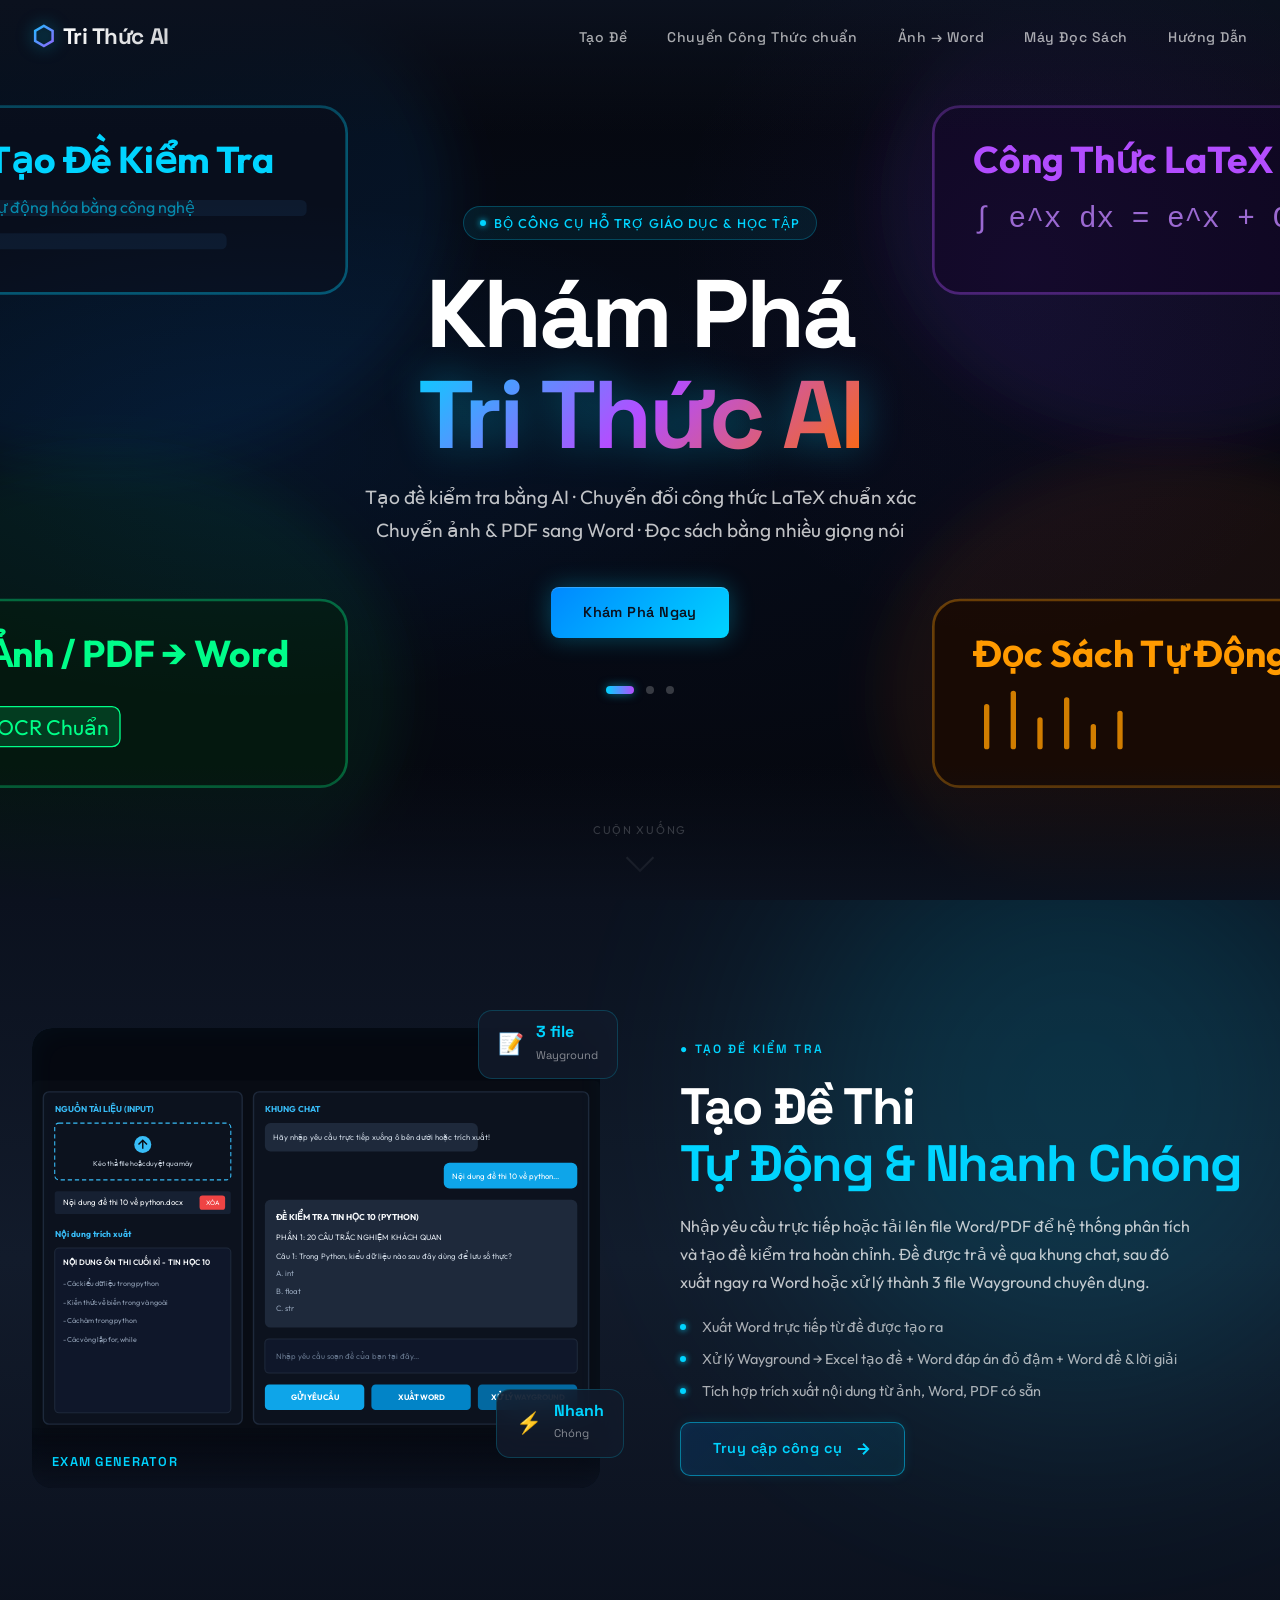
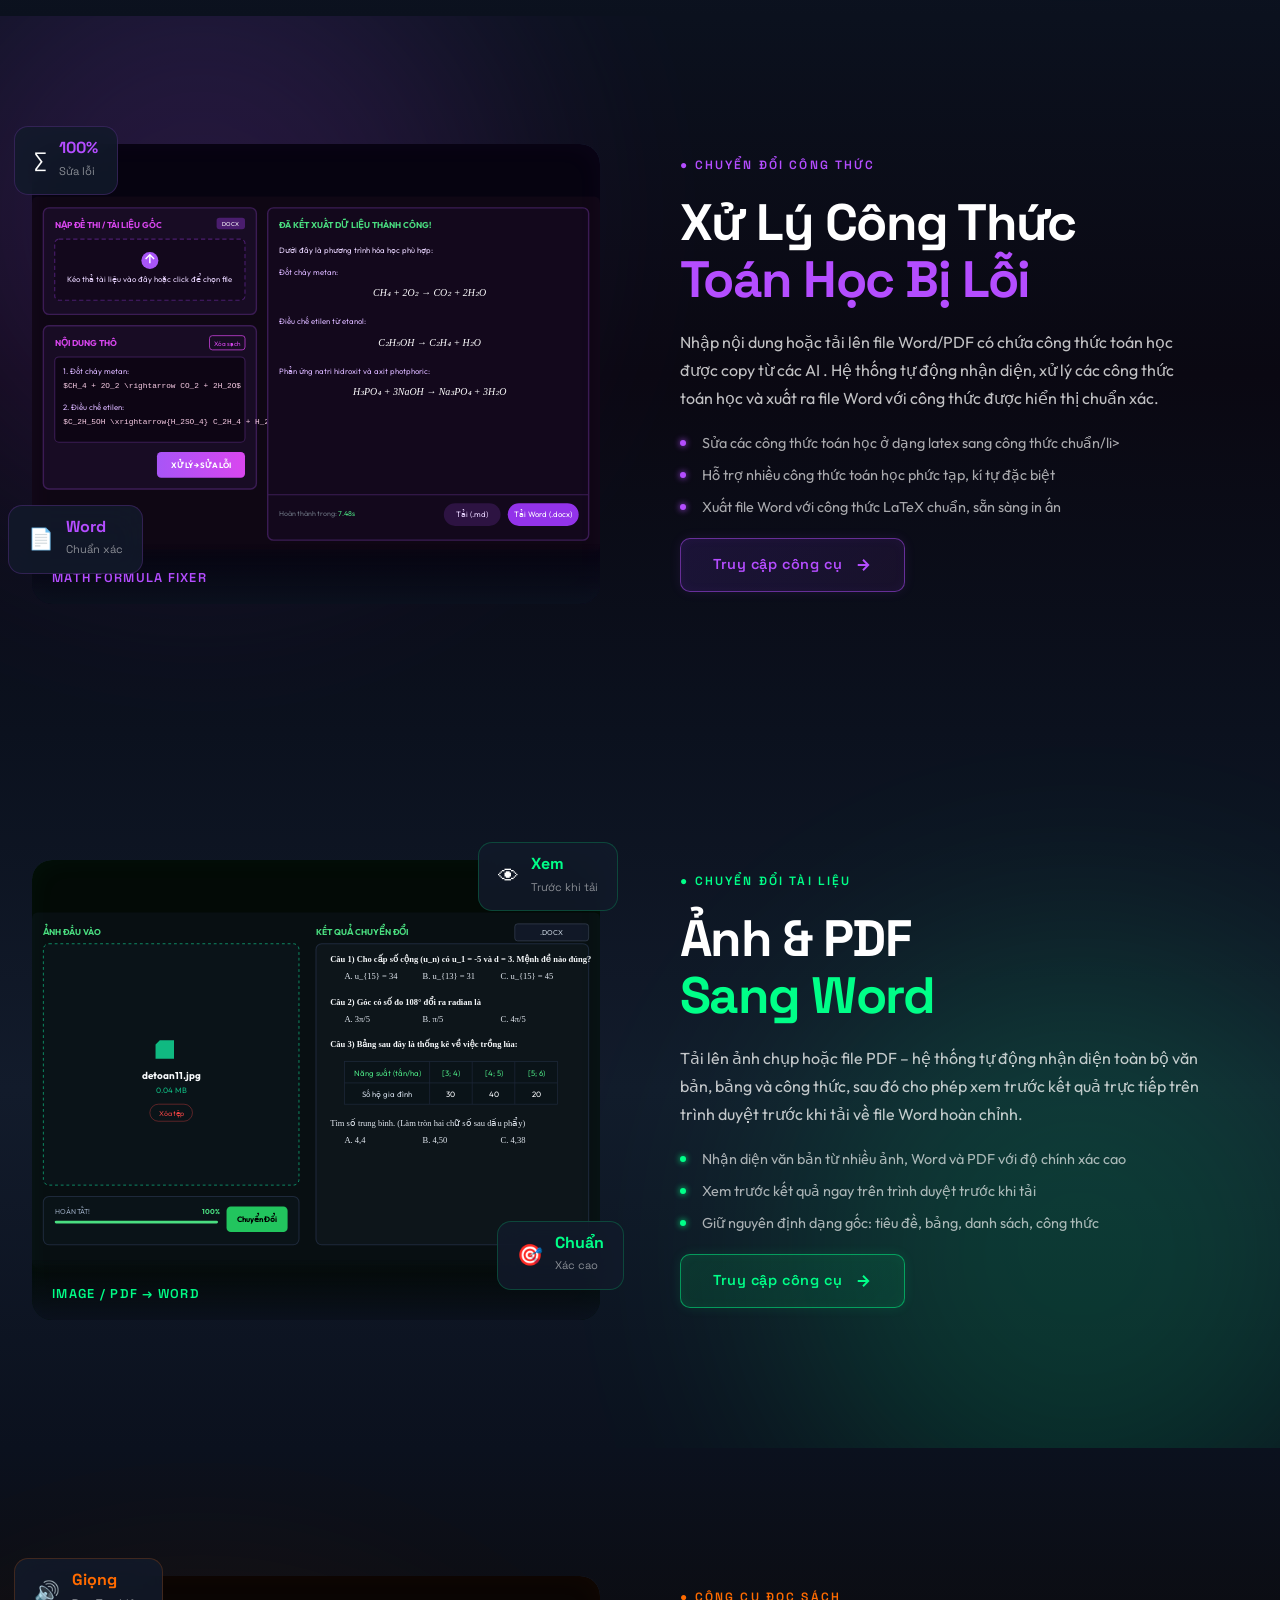
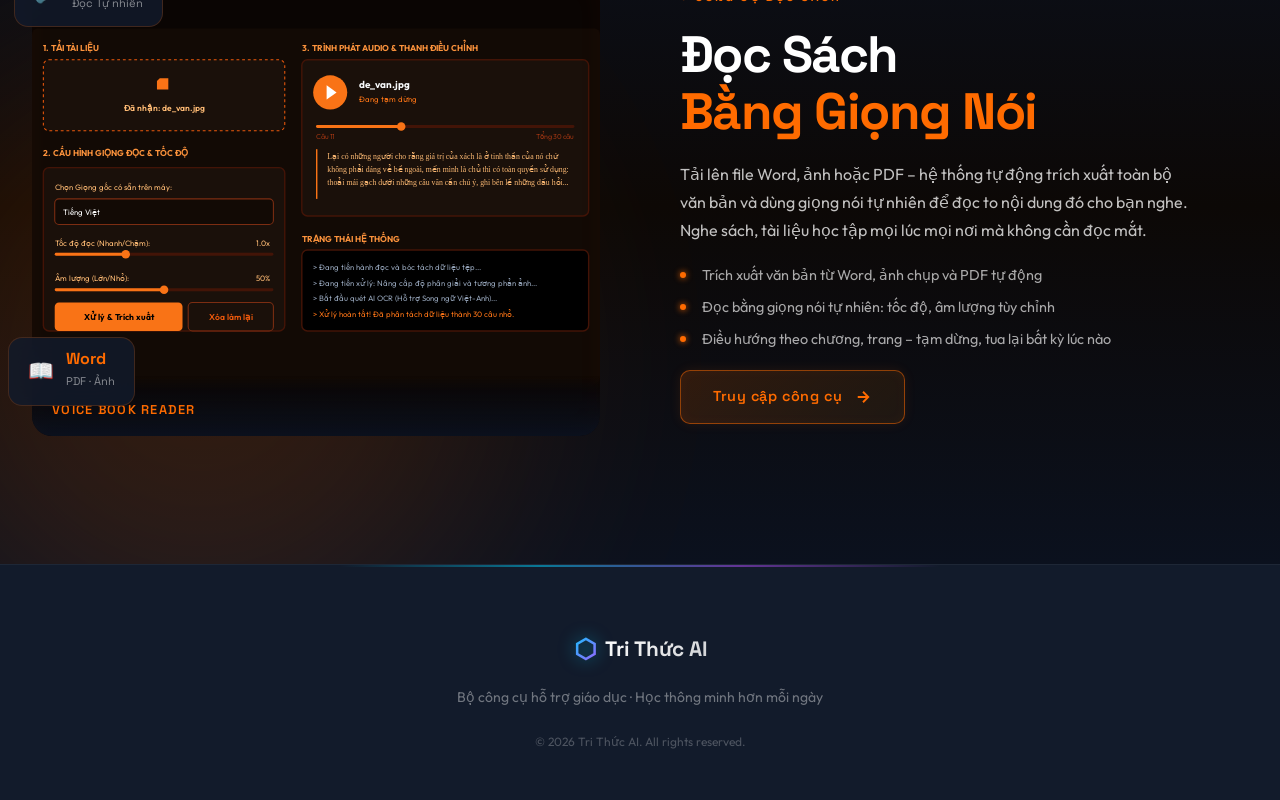
<file: index.html>
<!DOCTYPE html>
<html lang="vi">
<head>
  <meta charset="UTF-8" />
  <meta name="viewport" content="width=device-width, initial-scale=1.0" />
  <meta name="description" content="Tri Thức AI – Bộ công cụ hỗ trợ giáo dục: Tạo đề kiểm tra, chuyển đổi công thức toán, ảnh/PDF sang Word, đọc sách." />
  <title>Tri Thức AI</title>
  <link rel="preconnect" href="https://fonts.googleapis.com" />
  <link rel="preconnect" href="https://fonts.gstatic.com" crossorigin />
  <link href="https://fonts.googleapis.com/css2?family=Outfit:wght@300;400;500;600;700;800;900&family=Space+Grotesk:wght@300;400;500;600;700&display=swap" rel="stylesheet" />
  <link rel="stylesheet" href="style.css" />
</head>
<body>

  <!-- NAV -->
  <nav class="navbar" id="navbar">
    <div class="nav-container">
      <a href="index.html" class="nav-logo" id="nav-logo-link">
        <span class="logo-icon">⬡</span>
        <span class="logo-text">Tri Thức AI</span>
      </a>
      <ul class="nav-links" id="nav-links">
        <li><a href="#section-blue"   class="nav-link">Tạo Đề</a></li>
        <li><a href="#section-purple" class="nav-link">Chuyển Công Thức chuẩn</a></li>
        <li><a href="#section-green"  class="nav-link">Ảnh → Word</a></li>
        <li><a href="#section-orange" class="nav-link">Máy Đọc Sách</a></li>
        <li><a href="huongdan.html" class="nav-link">Hướng Dẫn</a></li>
      </ul>
      <button class="nav-toggle" id="nav-toggle" aria-label="Toggle navigation">
        <span></span><span></span><span></span>
      </button>
    </div>
  </nav>

  <!-- HERO SECTION -->
  <section class="hero" id="hero">
    <div class="slideshow" id="slideshow" aria-label="Hero slideshow">

      <!-- Slide 1 -->
      <div class="slide slide-svg active" id="slide-0">
        <div class="slide-bg-art" aria-hidden="true">
          <svg viewBox="0 0 1200 675" xmlns="http://www.w3.org/2000/svg" preserveAspectRatio="xMidYMid slice">
            <defs>
              <radialGradient id="h1c" cx="50%" cy="50%" r="70%">
                <stop offset="0%" stop-color="#060c1a" stop-opacity="1"/>
                <stop offset="100%" stop-color="#050508" stop-opacity="1"/>
              </radialGradient>
              <filter id="hblur"><feGaussianBlur stdDeviation="18"/></filter>
            </defs>
            <rect width="1200" height="675" fill="url(#h1c)"/>
            <ellipse cx="200" cy="150" rx="260" ry="200" fill="#0088ff" fill-opacity="0.08" filter="url(#hblur)"/>
            <ellipse cx="1000" cy="150" rx="220" ry="180" fill="#7c3aed" fill-opacity="0.08" filter="url(#hblur)"/>
            <ellipse cx="200" cy="520" rx="220" ry="180" fill="#00cc66" fill-opacity="0.07" filter="url(#hblur)"/>
            <ellipse cx="1000" cy="520" rx="220" ry="180" fill="#ff6b00" fill-opacity="0.07" filter="url(#hblur)"/>
            
            <rect x="80" y="80" width="300" height="140" rx="20" fill="#080e1c" stroke="#00d4ff" stroke-opacity="0.35" stroke-width="2"/>
            <text x="110" y="130" font-family="'Outfit',sans-serif" font-size="28" fill="#00d4ff" font-weight="700">Tạo Đề Kiểm Tra</text>
            <rect x="110" y="150" width="240" height="12" rx="4" fill="#0d1a2e"/>
            <rect x="110" y="175" width="180" height="12" rx="4" fill="#0d1a2e"/>
            <text x="110" y="160" font-family="'Outfit',sans-serif" font-size="12" fill="#00d4ff" opacity="0.6">Tự động hóa bằng công nghệ</text>

            <rect x="820" y="80" width="300" height="140" rx="20" fill="#0e0720" stroke="#b44dff" stroke-opacity="0.35" stroke-width="2"/>
            <text x="850" y="130" font-family="'Outfit',sans-serif" font-size="28" fill="#b44dff" font-weight="700">Công Thức LaTeX</text>
            <text x="850" y="170" font-family="monospace" font-size="22" fill="#c084fc" opacity="0.8">∫ e^x dx = e^x + C</text>

            <rect x="80" y="450" width="300" height="140" rx="20" fill="#04180f" stroke="#00ff88" stroke-opacity="0.35" stroke-width="2"/>
            <text x="110" y="500" font-family="'Outfit',sans-serif" font-size="28" fill="#00ff88" font-weight="700">Ảnh / PDF → Word</text>
            <rect x="110" y="530" width="100" height="30" rx="6" fill="#00cc66" fill-opacity="0.2" stroke="#00ff88" stroke-width="1"/>
            <text x="160" y="551" font-family="'Outfit',sans-serif" font-size="16" fill="#00ff88" text-anchor="middle">OCR Chuẩn</text>

            <rect x="820" y="450" width="300" height="140" rx="20" fill="#180a04" stroke="#ff9a00" stroke-opacity="0.35" stroke-width="2"/>
            <text x="850" y="500" font-family="'Outfit',sans-serif" font-size="28" fill="#ff9a00" font-weight="700">Đọc Sách Tự Động</text>
            <g stroke="#ff9a00" stroke-width="4" stroke-linecap="round" opacity="0.8">
              <line x1="860" y1="560" x2="860" y2="530"/><line x1="880" y1="560" x2="880" y2="520"/>
              <line x1="900" y1="560" x2="900" y2="540"/><line x1="920" y1="560" x2="920" y2="525"/>
              <line x1="940" y1="560" x2="940" y2="545"/><line x1="960" y1="560" x2="960" y2="535"/>
            </g>
          </svg>
        </div>
      </div>

      <!-- Slide 2 -->
      <div class="slide slide-svg" id="slide-1">
        <div class="slide-bg-art" aria-hidden="true">
          <svg viewBox="0 0 1200 675" xmlns="http://www.w3.org/2000/svg" preserveAspectRatio="xMidYMid slice">
            <defs>
              <radialGradient id="h2g" cx="50%" cy="50%" r="65%">
                <stop offset="0%" stop-color="#0a081a"/>
                <stop offset="100%" stop-color="#050508"/>
              </radialGradient>
            </defs>
            <rect width="1200" height="675" fill="url(#h2g)"/>
            
            <rect x="100" y="200" width="180" height="275" rx="20" fill="#0a0a18" stroke="#00d4ff" stroke-opacity="0.3" stroke-width="2"/>
            <text x="190" y="260" font-family="'Outfit',sans-serif" font-size="32" text-anchor="middle" fill="#00d4ff" font-weight="700" opacity="0.9">Đầu Vào</text>
            <text x="190" y="320" font-family="'Outfit',sans-serif" font-size="22" text-anchor="middle" fill="#b44dff">Ảnh (JPG/PNG)</text>
            <text x="190" y="370" font-family="'Outfit',sans-serif" font-size="22" text-anchor="middle" fill="#00ff88">Tài Liệu PDF</text>
            <text x="190" y="420" font-family="'Outfit',sans-serif" font-size="22" text-anchor="middle" fill="#ff9a00">File Word</text>
            
            <path d="M 300 337 C 600 50, 600 50, 900 337" fill="none" stroke="#00d4ff" stroke-opacity="0.2" stroke-width="3" stroke-dasharray="10 6"/>
            <path d="M 300 337 C 600 625, 600 625, 900 337" fill="none" stroke="#b44dff" stroke-opacity="0.2" stroke-width="3" stroke-dasharray="10 6"/>

            <rect x="920" y="200" width="180" height="275" rx="20" fill="#0a0a18" stroke="#00ff88" stroke-opacity="0.3" stroke-width="2"/>
            <text x="1010" y="260" font-family="'Outfit',sans-serif" font-size="32" text-anchor="middle" fill="#00ff88" font-weight="700" opacity="0.9">Đầu Ra</text>
            <text x="1010" y="320" font-family="'Outfit',sans-serif" font-size="22" text-anchor="middle" fill="#00d4ff">Word &amp; Excel</text>
            <text x="1010" y="370" font-family="'Outfit',sans-serif" font-size="22" text-anchor="middle" fill="#b44dff">LaTeX Chuẩn</text>
            <text x="1010" y="420" font-family="'Outfit',sans-serif" font-size="22" text-anchor="middle" fill="#ff9a00">Âm Thanh</text>
          </svg>
        </div>
      </div>

      <!-- Slide 3 -->
      <div class="slide slide-svg" id="slide-2">
        <div class="slide-bg-art" aria-hidden="true">
          <svg viewBox="0 0 1200 675" xmlns="http://www.w3.org/2000/svg" preserveAspectRatio="xMidYMid slice">
            <defs>
              <radialGradient id="h3g" cx="50%" cy="50%" r="70%">
                <stop offset="0%" stop-color="#08100a"/>
                <stop offset="100%" stop-color="#050508"/>
              </radialGradient>
            </defs>
            <rect width="1200" height="675" fill="url(#h3g)"/>
            
            <rect x="60" y="60" width="400" height="150" rx="20" fill="#050e08" stroke="#00ff88" stroke-opacity="0.25" stroke-width="2"/>
            <text x="110" y="125" font-family="'Outfit',sans-serif" font-size="42" fill="#00ff88" font-weight="800">Nhanh Chóng</text>
            <text x="110" y="165" font-family="'Outfit',sans-serif" font-size="20" fill="#00ff88" opacity="0.7">Tối ưu hóa thời gian xử lý dữ liệu</text>
            
            <rect x="740" y="60" width="400" height="150" rx="20" fill="#0a0514" stroke="#b44dff" stroke-opacity="0.25" stroke-width="2"/>
            <text x="790" y="125" font-family="'Outfit',sans-serif" font-size="42" fill="#b44dff" font-weight="800">Chính Xác</text>
            <text x="790" y="165" font-family="'Outfit',sans-serif" font-size="20" fill="#b44dff" opacity="0.7">Giữ nguyên cấu trúc và định dạng</text>
            
            <rect x="60" y="460" width="400" height="150" rx="20" fill="#060810" stroke="#00d4ff" stroke-opacity="0.25" stroke-width="2"/>
            <text x="110" y="525" font-family="'Outfit',sans-serif" font-size="42" fill="#00d4ff" font-weight="800">Tiện Lợi</text>
            <text x="110" y="565" font-family="'Outfit',sans-serif" font-size="20" fill="#00d4ff" opacity="0.7">Dễ dàng thao tác và xem trước</text>
            
            <rect x="740" y="460" width="400" height="150" rx="20" fill="#100804" stroke="#ff9a00" stroke-opacity="0.25" stroke-width="2"/>
            <text x="790" y="525" font-family="'Outfit',sans-serif" font-size="42" fill="#ff9a00" font-weight="800">Đa Năng</text>
            <text x="790" y="565" font-family="'Outfit',sans-serif" font-size="20" fill="#ff9a00" opacity="0.7">Hỗ trợ đa dạng file đầu vào</text>
          </svg>
        </div>
      </div>
    </div>

    <div class="hero-overlay"></div>
    <div class="hero-light-effect" id="hero-light"></div>
    <div class="hero-particles" id="hero-particles" aria-hidden="true"></div>

    <div class="hero-content" id="hero-content">
      <div class="hero-badge">
        <span class="badge-dot"></span>
        <span>Bộ công cụ hỗ trợ giáo dục &amp; học tập</span>
      </div>
      <h1 class="hero-title">
        Khám Phá<br />
        <span class="hero-title-gradient">Tri Thức AI</span>
      </h1>
      <p class="hero-description">
        Tạo đề kiểm tra bằng AI · Chuyển đổi công thức LaTeX chuẩn xác<br class="br-desktop"/>
        Chuyển ảnh &amp; PDF sang Word · Đọc sách bằng nhiều giọng nói
      </p>
      <div class="hero-cta">
        <a href="#section-blue"   class="btn btn-primary" id="hero-cta-explore">Khám Phá Ngay</a>
      </div>
      <div class="slide-indicators" id="slide-indicators" role="tablist" aria-label="Slideshow navigation">
        <button class="indicator active" id="indicator-0" role="tab" aria-selected="true"  aria-label="Slide 1"></button>
        <button class="indicator"        id="indicator-1" role="tab" aria-selected="false" aria-label="Slide 2"></button>
        <button class="indicator"        id="indicator-2" role="tab" aria-selected="false" aria-label="Slide 3"></button>
      </div>
    </div>

    <div class="scroll-hint" id="scroll-hint" aria-hidden="true">
      <span>Cuộn xuống</span>
      <div class="scroll-arrow"></div>
    </div>
  </section>

  <!-- SECTION 2 – BLUE: Tạo Đề -->
  <section class="content-section section-blue" id="section-blue">
    <div class="section-bg-glow bg-glow-blue" aria-hidden="true"></div>
    <div class="section-container reveal-section" id="reveal-blue">

      <div class="section-image-wrap reveal-left" id="reveal-blue-img">
        <div class="image-frame frame-blue">
          <div class="svg-illustration illus-blue" role="img" aria-label="Giao diện tạo đề kiểm tra">
            <svg viewBox="0 0 800 500" xmlns="http://www.w3.org/2000/svg">
              <rect width="800" height="500" fill="#080c14" rx="8"/>
              <rect x="16" y="16" width="280" height="468" fill="#0c121e" rx="8" stroke="#1e293b" stroke-width="2"/>
              <text x="32" y="44" fill="#38bdf8" font-family="'Outfit', sans-serif" font-size="12" font-weight="700">NGUỒN TÀI LIỆU (INPUT)</text>
              <rect x="32" y="60" width="248" height="80" fill="none" stroke="#38bdf8" stroke-dasharray="6 4" stroke-width="1.5" rx="6"/>
              <circle cx="156" cy="90" r="12" fill="#38bdf8"/>
              <path d="M156 84 v12 M150 90 l6 -6 l6 6" stroke="#080c14" stroke-width="2" fill="none"/>
              <text x="156" y="120" fill="#cbd5e1" font-family="'Outfit', sans-serif" font-size="10" text-anchor="middle">Kéo thả file hoặc duyệt qua máy</text>
              <rect x="32" y="156" width="248" height="32" fill="#162032" rx="4"/>
              <text x="44" y="176" fill="#f8fafc" font-family="'Outfit', sans-serif" font-size="11">Nội dung đề thi 10 về python.docx</text>
              <rect x="236" y="162" width="36" height="20" fill="#ef4444" rx="4"/>
              <text x="254" y="175" fill="#fff" font-family="'Outfit', sans-serif" font-size="9" text-anchor="middle">XÓA</text>
              <text x="32" y="220" fill="#38bdf8" font-family="'Outfit', sans-serif" font-size="12" font-weight="700">Nội dung trích xuất</text>
              <rect x="32" y="236" width="248" height="232" fill="#0f172a" rx="6" stroke="#1e293b" stroke-width="1.5"/>
              <text x="44" y="260" fill="#f8fafc" font-family="'Outfit', sans-serif" font-size="11" font-weight="600">NỘI DUNG ÔN THI CUỐI KÌ - TIN HỌC 10</text>
              <text x="44" y="290" fill="#94a3b8" font-family="'Outfit', sans-serif" font-size="10">- Các kiểu dữ liệu trong python</text>
              <text x="44" y="316" fill="#94a3b8" font-family="'Outfit', sans-serif" font-size="10">- Kiến thức về biến trong và ngoài</text>
              <text x="44" y="342" fill="#94a3b8" font-family="'Outfit', sans-serif" font-size="10">- Các hàm trong python</text>
              <text x="44" y="368" fill="#94a3b8" font-family="'Outfit', sans-serif" font-size="10">- Các vòng lặp for, while</text>
              <rect x="312" y="16" width="472" height="468" fill="#0c121e" rx="8" stroke="#1e293b" stroke-width="2"/>
              <text x="328" y="44" fill="#38bdf8" font-family="'Outfit', sans-serif" font-size="12" font-weight="700">KHUNG CHAT</text>
              <rect x="328" y="60" width="300" height="40" fill="#1e293b" rx="8"/>
              <text x="340" y="84" fill="#cbd5e1" font-family="'Outfit', sans-serif" font-size="11">Hãy nhập yêu cầu trực tiếp xuống ô bên dưới hoặc trích xuất!</text>
              <rect x="580" y="116" width="188" height="36" fill="#0ea5e9" rx="8"/>
              <text x="592" y="139" fill="#fff" font-family="'Outfit', sans-serif" font-size="11">Nội dung đề thi 10 về python...</text>
              <rect x="328" y="168" width="440" height="180" fill="#1e293b" rx="8"/>
              <text x="344" y="196" fill="#f8fafc" font-family="'Outfit', sans-serif" font-size="12" font-weight="700">ĐỀ KIỂM TRA TIN HỌC 10 (PYTHON)</text>
              <text x="344" y="224" fill="#e2e8f0" font-family="'Outfit', sans-serif" font-size="11">PHẦN 1: 20 CÂU TRẮC NGHIỆM KHÁCH QUAN</text>
              <text x="344" y="252" fill="#cbd5e1" font-family="'Outfit', sans-serif" font-size="11">Câu 1: Trong Python, kiểu dữ liệu nào sau đây dùng để lưu số thực?</text>
              <text x="344" y="276" fill="#94a3b8" font-family="'Outfit', sans-serif" font-size="11">A. int</text>
              <text x="344" y="300" fill="#94a3b8" font-family="'Outfit', sans-serif" font-size="11">B. float</text>
              <text x="344" y="324" fill="#94a3b8" font-family="'Outfit', sans-serif" font-size="11">C. str</text>
              <rect x="328" y="364" width="440" height="48" fill="#0f172a" rx="6" stroke="#1e293b" stroke-width="1.5"/>
              <text x="344" y="392" fill="#64748b" font-family="'Outfit', sans-serif" font-size="11">Nhập yêu cầu soạn đề của bạn tại đây...</text>
              <rect x="328" y="428" width="140" height="36" fill="#0ea5e9" rx="6"/>
              <text x="398" y="450" fill="#fff" font-family="'Outfit', sans-serif" font-size="11" font-weight="700" text-anchor="middle">GỬI YÊU CẦU</text>
              <rect x="478" y="428" width="140" height="36" fill="#0284c7" rx="6"/>
              <text x="548" y="450" fill="#fff" font-family="'Outfit', sans-serif" font-size="11" font-weight="700" text-anchor="middle">XUẤT WORD</text>
              <rect x="628" y="428" width="140" height="36" fill="#0369a1" rx="6"/>
              <text x="698" y="450" fill="#fff" font-family="'Outfit', sans-serif" font-size="11" font-weight="700" text-anchor="middle">XỬ LÝ WAYGROUND</text>
            </svg>
          </div>
          <div class="image-border-glow glow-blue"></div>
          <div class="image-label label-blue">Exam Generator</div>
        </div>
        <div class="float-card float-card-blue card-1" aria-hidden="true">
          <span class="float-card-icon">📝</span>
          <div><strong>3 file</strong><small>Wayground</small></div>
        </div>
        <div class="float-card float-card-blue card-2" aria-hidden="true">
          <span class="float-card-icon">⚡</span>
          <div><strong>Nhanh</strong><small>Chóng</small></div>
        </div>
      </div>

      <div class="section-text reveal-right" id="reveal-blue-text">
        <span class="section-tag tag-blue">● TẠO ĐỀ KIỂM TRA</span>
        <h2 class="section-title title-blue">Tạo Đề Thi<br /><span>Tự Động &amp; Nhanh Chóng</span></h2>
        <p class="section-desc">
          Nhập yêu cầu trực tiếp hoặc tải lên file Word/PDF để hệ thống phân tích
          và tạo đề kiểm tra hoàn chỉnh. Đề được trả về qua khung chat, sau đó
          xuất ngay ra Word hoặc xử lý thành 3 file Wayground chuyên dụng.
        </p>
        <ul class="feature-list list-blue">
          <li>Xuất Word trực tiếp từ đề được tạo ra</li>
          <li>Xử lý Wayground → Excel tạo đề + Word đáp án đỏ đậm + Word đề &amp; lời giải</li>
          <li>Tích hợp trích xuất nội dung từ ảnh, Word, PDF có sẵn</li>
        </ul>
        <a href="congcu1.html" class="btn-section btn-neon-blue" id="cta-ai-exam">
          <span>Truy cập công cụ</span>
          <svg width="18" height="18" viewBox="0 0 24 24" fill="none" stroke="currentColor" stroke-width="2.5" aria-hidden="true"><path d="M5 12h14M12 5l7 7-7 7"/></svg>
        </a>
      </div>
    </div>
  </section>

  <!-- SECTION 3 – PURPLE: Công Thức -->
  <section class="content-section section-purple" id="section-purple">
    <div class="section-bg-glow bg-glow-purple" aria-hidden="true"></div>
    <div class="section-container section-reverse reveal-section" id="reveal-purple">

      <div class="section-text reveal-left" id="reveal-purple-text">
        <span class="section-tag tag-purple">● CHUYỂN ĐỔI CÔNG THỨC</span>
        <h2 class="section-title title-purple">Xử Lý Công Thức<br /><span>Toán Học Bị Lỗi</span></h2>
        <p class="section-desc">
          Nhập nội dung hoặc tải lên file Word/PDF có chứa công thức toán học
          được copy từ các AI . Hệ thống tự động nhận diện,
          xử lý các công thức toán học và xuất ra file Word với công thức được hiển thị chuẩn xác.
        </p>
        <ul class="feature-list list-purple">
          <li>Sửa các công thức toán học ở dạng latex sang công thức chuẩn/li>
          <li>Hỗ trợ nhiều công thức toán học phức tạp, kí tự đặc biệt</li>
          <li>Xuất file Word với công thức LaTeX chuẩn, sẵn sàng in ấn</li>
        </ul>
        <a href="congcu2.html" class="btn-section btn-neon-purple" id="cta-latex">
          <span>Truy cập công cụ</span>
          <svg width="18" height="18" viewBox="0 0 24 24" fill="none" stroke="currentColor" stroke-width="2.5" aria-hidden="true"><path d="M5 12h14M12 5l7 7-7 7"/></svg>
        </a>
      </div>

      <div class="section-image-wrap reveal-right" id="reveal-purple-img">
        <div class="image-frame frame-purple">
          <div class="svg-illustration illus-purple" role="img" aria-label="Giao diện xử lý công thức toán học">
            <svg viewBox="0 0 800 500" xmlns="http://www.w3.org/2000/svg">
              <rect width="800" height="500" fill="#0f0714" rx="8"/>
              <rect x="16" y="16" width="300" height="150" fill="#180c24" rx="8" stroke="#3b1c54" stroke-width="2"/>
              <text x="32" y="44" fill="#d946ef" font-family="'Outfit', sans-serif" font-size="12" font-weight="700">NẠP ĐỀ THI / TÀI LIỆU GỐC</text>
              <rect x="260" y="30" width="40" height="16" fill="#4a1d6e" rx="4"/>
              <text x="280" y="41" fill="#fff" font-family="'Outfit', sans-serif" font-size="8" text-anchor="middle">DOCX</text>
              <rect x="32" y="60" width="268" height="86" fill="#13081c" stroke="#4a1d6e" stroke-dasharray="6 4" stroke-width="1.5" rx="6"/>
              <circle cx="166" cy="90" r="12" fill="#a855f7"/>
              <path d="M166 94 v-10 M160 88 l6 -6 l6 6" stroke="#fff" stroke-width="2" fill="none"/>
              <text x="166" y="120" fill="#e9d5ff" font-family="'Outfit', sans-serif" font-size="11" text-anchor="middle">Kéo thả tài liệu vào đây hoặc click để chọn file</text>
              <rect x="16" y="182" width="300" height="230" fill="#180c24" rx="8" stroke="#3b1c54" stroke-width="2"/>
              <text x="32" y="210" fill="#d946ef" font-family="'Outfit', sans-serif" font-size="12" font-weight="700">NỘI DUNG THÔ</text>
              <rect x="250" y="196" width="50" height="20" fill="none" stroke="#d946ef" rx="4"/>
              <text x="275" y="210" fill="#d946ef" font-family="'Outfit', sans-serif" font-size="9" text-anchor="middle">Xóa sạch</text>
              <rect x="32" y="226" width="268" height="120" fill="#0d0514" rx="6" stroke="#3b1c54" stroke-width="1.5"/>
              <text x="44" y="250" fill="#d8b4fe" font-family="'Outfit', sans-serif" font-size="11">1. Đốt cháy metan:</text>
              <text x="44" y="270" fill="#fbcfe8" font-family="monospace" font-size="11">$CH_4 + 2O_2 \rightarrow CO_2 + 2H_2O$</text>
              <text x="44" y="300" fill="#d8b4fe" font-family="'Outfit', sans-serif" font-size="11">2. Điều chế etilen:</text>
              <text x="44" y="320" fill="#fbcfe8" font-family="monospace" font-size="11">$C_2H_5OH \xrightarrow{H_2SO_4} C_2H_4 + H_2O$</text>
              <rect x="176" y="360" width="124" height="36" fill="url(#purpleGrad)" rx="6"/>
              <defs>
                <linearGradient id="purpleGrad" x1="0" y1="0" x2="1" y2="0">
                  <stop offset="0%" stop-color="#a855f7"/>
                  <stop offset="100%" stop-color="#d946ef"/>
                </linearGradient>
              </defs>
              <text x="238" y="382" fill="#fff" font-family="'Outfit', sans-serif" font-size="11" font-weight="700" text-anchor="middle">XỬ LÝ → SỬA LỖI</text>
              <rect x="332" y="16" width="452" height="468" fill="#13081c" rx="8" stroke="#3b1c54" stroke-width="2"/>
              <text x="348" y="44" fill="#4ade80" font-family="'Outfit', sans-serif" font-size="12" font-weight="700">ĐÃ KẾT XUẤT DỮ LIỆU THÀNH CÔNG!</text>
              <text x="348" y="80" fill="#e9d5ff" font-family="'Outfit', sans-serif" font-size="11">Dưới đây là phương trình hóa học phù hợp:</text>
              <text x="348" y="110" fill="#d8b4fe" font-family="'Outfit', sans-serif" font-size="11">Đốt cháy metan:</text>
              <text x="560" y="140" fill="#fff" font-family="serif" font-size="14" font-style="italic" text-anchor="middle">CH₄ + 2O₂ → CO₂ + 2H₂O</text>
              <text x="348" y="180" fill="#d8b4fe" font-family="'Outfit', sans-serif" font-size="11">Điều chế etilen từ etanol:</text>
              <text x="560" y="210" fill="#fff" font-family="serif" font-size="14" font-style="italic" text-anchor="middle">C₂H₅OH → C₂H₄ + H₂O</text>
              <text x="348" y="250" fill="#d8b4fe" font-family="'Outfit', sans-serif" font-size="11">Phản ứng natri hidroxit và axit photphoric:</text>
              <text x="560" y="280" fill="#fff" font-family="serif" font-size="14" font-style="italic" text-anchor="middle">H₃PO₄ + 3NaOH → Na₃PO₄ + 3H₂O</text>
              <line x1="332" y1="420" x2="784" y2="420" stroke="#3b1c54" stroke-width="1.5"/>
              <text x="348" y="450" fill="#6b7280" font-family="'Outfit', sans-serif" font-size="10">Hoàn thành trong: <tspan fill="#4ade80">7.48s</tspan></text>
              <rect x="580" y="432" width="80" height="32" fill="#2d1342" rx="16"/>
              <text x="620" y="452" fill="#e9d5ff" font-family="'Outfit', sans-serif" font-size="11" text-anchor="middle">Tải (.md)</text>
              <rect x="670" y="432" width="100" height="32" fill="#9333ea" rx="16"/>
              <text x="720" y="452" fill="#fff" font-family="'Outfit', sans-serif" font-size="11" text-anchor="middle">Tải Word (.docx)</text>
            </svg>
          </div>
          <div class="image-border-glow glow-purple"></div>
          <div class="image-label label-purple">Math Formula Fixer</div>
        </div>
        <div class="float-card float-card-purple card-3" aria-hidden="true">
          <span class="float-card-icon">∑</span>
          <div><strong>100%</strong><small>Sửa lỗi</small></div>
        </div>
        <div class="float-card float-card-purple card-4" aria-hidden="true">
          <span class="float-card-icon">📄</span>
          <div><strong>Word</strong><small>Chuẩn xác</small></div>
        </div>
      </div>
    </div>
  </section>

  <!-- SECTION 4 – GREEN: Ảnh/PDF → Word -->
  <section class="content-section section-green" id="section-green">
    <div class="section-bg-glow bg-glow-green" aria-hidden="true"></div>
    <div class="section-container reveal-section" id="reveal-green">

      <div class="section-image-wrap reveal-left" id="reveal-green-img">
        <div class="image-frame frame-green">
          <div class="svg-illustration illus-green" role="img" aria-label="Giao diện chuyển ảnh PDF sang Word">
            <svg viewBox="0 0 800 500" xmlns="http://www.w3.org/2000/svg">
              <rect width="800" height="500" fill="#080f12" rx="8"/>
              <text x="16" y="32" fill="#4ade80" font-family="'Outfit', sans-serif" font-size="12" font-weight="700">ẢNH ĐẦU VÀO</text>
              <rect x="16" y="44" width="360" height="340" fill="#0a1318" stroke="#10b981" stroke-width="1" stroke-dasharray="4 4" rx="8"/>
              <path d="M180 180 h20 v26 h-26 v-20 l6 -6 z" fill="#10b981"/>
              <text x="196" y="234" fill="#f8fafc" font-family="'Outfit', sans-serif" font-size="14" font-weight="700" text-anchor="middle">detoan11.jpg</text>
              <text x="196" y="254" fill="#10b981" font-family="'Outfit', sans-serif" font-size="11" text-anchor="middle">0.04 MB</text>
              <rect x="166" y="270" width="60" height="24" fill="none" stroke="#ef4444" stroke-opacity="0.5" rx="12"/>
              <text x="196" y="286" fill="#ef4444" font-family="'Outfit', sans-serif" font-size="10" text-anchor="middle">Xóa tệp</text>
              <rect x="16" y="400" width="360" height="68" fill="#0a1318" stroke="#1e293b" stroke-width="1.5" rx="8"/>
              <text x="32" y="424" fill="#94a3b8" font-family="'Outfit', sans-serif" font-size="10">HOÀN TẤT!</text>
              <text x="240" y="424" fill="#4ade80" font-family="'Outfit', sans-serif" font-size="10" font-weight="700">100%</text>
              <rect x="32" y="434" width="230" height="4" fill="#4ade80" rx="2"/>
              <rect x="274" y="414" width="86" height="36" fill="#22c55e" rx="6"/>
              <text x="317" y="436" fill="#000" font-family="'Outfit', sans-serif" font-size="11" font-weight="700" text-anchor="middle">Chuyển Đổi</text>
              <text x="400" y="32" fill="#4ade80" font-family="'Outfit', sans-serif" font-size="12" font-weight="700">KẾT QUẢ CHUYỂN ĐỔI</text>
              <rect x="400" y="44" width="384" height="424" fill="#0d151a" stroke="#1e293b" stroke-width="1.5" rx="8"/>
              <rect x="680" y="16" width="104" height="24" fill="#111827" stroke="#374151" stroke-width="1" rx="4"/>
              <text x="732" y="32" fill="#cbd5e1" font-family="'Outfit', sans-serif" font-size="10" text-anchor="middle">.DOCX</text>
              <text x="420" y="70" fill="#f8fafc" font-family="serif" font-size="12" font-weight="700">Câu 1) Cho cấp số cộng (u_n) có u_1 = -5 và d = 3. Mệnh đề nào đúng?</text>
              <text x="440" y="94" fill="#e2e8f0" font-family="serif" font-size="12">A. u_{15} = 34</text>
              <text x="550" y="94" fill="#e2e8f0" font-family="serif" font-size="12">B. u_{13} = 31</text>
              <text x="660" y="94" fill="#e2e8f0" font-family="serif" font-size="12">C. u_{15} = 45</text>
              <text x="420" y="130" fill="#f8fafc" font-family="serif" font-size="12" font-weight="700">Câu 2) Góc có số đo 108° đổi ra radian là</text>
              <text x="440" y="154" fill="#e2e8f0" font-family="serif" font-size="12">A. 3π/5</text>
              <text x="550" y="154" fill="#e2e8f0" font-family="serif" font-size="12">B. π/5</text>
              <text x="660" y="154" fill="#e2e8f0" font-family="serif" font-size="12">C. 4π/5</text>
              <text x="420" y="190" fill="#f8fafc" font-family="serif" font-size="12" font-weight="700">Câu 3) Bảng sau đây là thống kê về việc trồng lúa:</text>
              <rect x="440" y="210" width="300" height="60" fill="#0a1318" stroke="#1e293b" stroke-width="1"/>
              <line x1="440" y1="240" x2="740" y2="240" stroke="#1e293b" stroke-width="1"/>
              <line x1="560" y1="210" x2="560" y2="270" stroke="#1e293b" stroke-width="1"/>
              <line x1="620" y1="210" x2="620" y2="270" stroke="#1e293b" stroke-width="1"/>
              <line x1="680" y1="210" x2="680" y2="270" stroke="#1e293b" stroke-width="1"/>
              <text x="500" y="230" fill="#4ade80" font-family="'Outfit', sans-serif" font-size="11" text-anchor="middle">Năng suất (tấn/ha)</text>
              <text x="590" y="230" fill="#4ade80" font-family="'Outfit', sans-serif" font-size="11" text-anchor="middle">[3; 4)</text>
              <text x="650" y="230" fill="#4ade80" font-family="'Outfit', sans-serif" font-size="11" text-anchor="middle">[4; 5)</text>
              <text x="710" y="230" fill="#4ade80" font-family="'Outfit', sans-serif" font-size="11" text-anchor="middle">[5; 6)</text>
              <text x="500" y="260" fill="#cbd5e1" font-family="'Outfit', sans-serif" font-size="11" text-anchor="middle">Số hộ gia đình</text>
              <text x="590" y="260" fill="#f8fafc" font-family="'Outfit', sans-serif" font-size="11" text-anchor="middle">30</text>
              <text x="650" y="260" fill="#f8fafc" font-family="'Outfit', sans-serif" font-size="11" text-anchor="middle">40</text>
              <text x="710" y="260" fill="#f8fafc" font-family="'Outfit', sans-serif" font-size="11" text-anchor="middle">20</text>
              <text x="420" y="300" fill="#e2e8f0" font-family="serif" font-size="12">Tìm số trung bình. (Làm tròn hai chữ số sau dấu phẩy)</text>
              <text x="440" y="324" fill="#e2e8f0" font-family="serif" font-size="12">A. 4,4</text>
              <text x="550" y="324" fill="#e2e8f0" font-family="serif" font-size="12">B. 4,50</text>
              <text x="660" y="324" fill="#e2e8f0" font-family="serif" font-size="12">C. 4,38</text>
            </svg>
          </div>
          <div class="image-border-glow glow-green"></div>
          <div class="image-label label-green">Image / PDF → Word</div>
        </div>
        <div class="float-card float-card-green card-5" aria-hidden="true">
          <span class="float-card-icon">👁</span>
          <div><strong>Xem</strong><small>Trước khi tải</small></div>
        </div>
        <div class="float-card float-card-green card-6" aria-hidden="true">
          <span class="float-card-icon">🎯</span>
          <div><strong>Chuẩn</strong><small>Xác cao</small></div>
        </div>
      </div>

      <div class="section-text reveal-right" id="reveal-green-text">
        <span class="section-tag tag-green">● CHUYỂN ĐỔI TÀI LIỆU</span>
        <h2 class="section-title title-green">Ảnh &amp; PDF<br /><span>Sang Word</span></h2>
        <p class="section-desc">
          Tải lên ảnh chụp hoặc file PDF – hệ thống tự động nhận diện toàn bộ văn bản,
          bảng và công thức, sau đó cho phép xem trước kết quả trực tiếp
          trên trình duyệt trước khi tải về file Word hoàn chỉnh.
        </p>
        <ul class="feature-list list-green">
          <li>Nhận diện văn bản từ nhiều ảnh, Word và PDF với độ chính xác cao</li>
          <li>Xem trước kết quả ngay trên trình duyệt trước khi tải</li>
          <li>Giữ nguyên định dạng gốc: tiêu đề, bảng, danh sách, công thức</li>
        </ul>
        <a href="congcu3.html" class="btn-section btn-neon-green" id="cta-img2word">
          <span>Truy cập công cụ</span>
          <svg width="18" height="18" viewBox="0 0 24 24" fill="none" stroke="currentColor" stroke-width="2.5" aria-hidden="true"><path d="M5 12h14M12 5l7 7-7 7"/></svg>
        </a>
      </div>
    </div>
  </section>

  <!-- SECTION 5 – ORANGE: Đọc Sách -->
  <section class="content-section section-orange" id="section-orange">
    <div class="section-bg-glow bg-glow-orange" aria-hidden="true"></div>
    <div class="section-container section-reverse reveal-section" id="reveal-orange">

      <div class="section-text reveal-left" id="reveal-orange-text">
        <span class="section-tag tag-orange">● CÔNG CỤ ĐỌC SÁCH</span>
        <h2 class="section-title title-orange">Đọc Sách<br /><span>Bằng Giọng Nói</span></h2>
        <p class="section-desc">
          Tải lên file Word, ảnh hoặc PDF – hệ thống tự động trích xuất toàn bộ
          văn bản và dùng giọng nói tự nhiên để đọc to nội dung đó cho bạn nghe.
          Nghe sách, tài liệu học tập mọi lúc mọi nơi mà không cần đọc mắt.
        </p>
        <ul class="feature-list list-orange">
          <li>Trích xuất văn bản từ Word, ảnh chụp và PDF tự động</li>
          <li>Đọc bằng giọng nói tự nhiên: tốc độ, âm lượng tùy chỉnh</li>
          <li>Điều hướng theo chương, trang – tạm dừng, tua lại bất kỳ lúc nào</li>
        </ul>
        <a href="congcu4.html" class="btn-section btn-neon-orange" id="cta-reader">
          <span>Truy cập công cụ</span>
          <svg width="18" height="18" viewBox="0 0 24 24" fill="none" stroke="currentColor" stroke-width="2.5" aria-hidden="true"><path d="M5 12h14M12 5l7 7-7 7"/></svg>
        </a>
      </div>

      <div class="section-image-wrap reveal-right" id="reveal-orange-img">
        <div class="image-frame frame-orange">
          <div class="svg-illustration illus-orange" role="img" aria-label="Giao diện đọc sách bằng giọng nói">
            <svg viewBox="0 0 800 500" xmlns="http://www.w3.org/2000/svg">
              <rect width="800" height="500" fill="#120a05" rx="8"/>
              <text x="16" y="32" fill="#fb923c" font-family="'Outfit', sans-serif" font-size="12" font-weight="700">1. TẢI TÀI LIỆU</text>
              <rect x="16" y="44" width="340" height="100" fill="#1a100a" stroke="#ea580c" stroke-width="1.5" stroke-dasharray="4 4" rx="8"/>
              <path d="M180 70 h12 v16 h-16 v-12 l4 -4 z" fill="#f97316"/>
              <text x="186" y="116" fill="#fdba74" font-family="'Outfit', sans-serif" font-size="12" font-weight="600" text-anchor="middle">Đã nhận: de_van.jpg</text>
              <text x="16" y="180" fill="#fb923c" font-family="'Outfit', sans-serif" font-size="12" font-weight="700">2. CẤU HÌNH GIỌNG ĐỌC &amp; TỐC ĐỘ</text>
              <rect x="16" y="196" width="340" height="230" fill="#1a100a" stroke="#431407" stroke-width="2" rx="8"/>
              <text x="32" y="228" fill="#fdba74" font-family="'Outfit', sans-serif" font-size="11">Chọn Giọng gốc có sẵn trên máy:</text>
              <rect x="32" y="240" width="308" height="36" fill="#120a05" stroke="#7c2d12" stroke-width="1.5" rx="6"/>
              <text x="44" y="262" fill="#fff" font-family="'Outfit', sans-serif" font-size="11">Tiếng Việt</text>
              <text x="32" y="306" fill="#fdba74" font-family="'Outfit', sans-serif" font-size="11">Tốc độ đọc (Nhanh/Chậm):</text>
              <text x="316" y="306" fill="#fdba74" font-family="'Outfit', sans-serif" font-size="11">1.0x</text>
              <rect x="32" y="316" width="308" height="4" fill="#431407" rx="2"/>
              <rect x="32" y="316" width="100" height="4" fill="#f97316" rx="2"/>
              <circle cx="132" cy="318" r="6" fill="#f97316"/>
              <text x="32" y="356" fill="#fdba74" font-family="'Outfit', sans-serif" font-size="11">Âm lượng (Lớn/Nhỏ):</text>
              <text x="316" y="356" fill="#fdba74" font-family="'Outfit', sans-serif" font-size="11">50%</text>
              <rect x="32" y="366" width="308" height="4" fill="#431407" rx="2"/>
              <rect x="32" y="366" width="154" height="4" fill="#f97316" rx="2"/>
              <circle cx="186" cy="368" r="6" fill="#f97316"/>
              <rect x="32" y="386" width="180" height="40" fill="#f97316" rx="6"/>
              <text x="122" y="410" fill="#000" font-family="'Outfit', sans-serif" font-size="12" font-weight="700" text-anchor="middle">Xử lý &amp; Trích xuất</text>
              <rect x="220" y="386" width="120" height="40" fill="none" stroke="#7c2d12" stroke-width="1.5" rx="6"/>
              <text x="280" y="410" fill="#ea580c" font-family="'Outfit', sans-serif" font-size="12" font-weight="600" text-anchor="middle">Xóa làm lại</text>
              <text x="380" y="32" fill="#fb923c" font-family="'Outfit', sans-serif" font-size="12" font-weight="700">3. TRÌNH PHÁT AUDIO &amp; THANH ĐIỀU CHỈNH</text>
              <rect x="380" y="44" width="404" height="220" fill="#1a100a" stroke="#431407" stroke-width="2" rx="8"/>
              <circle cx="420" cy="90" r="24" fill="#f97316"/>
              <path d="M415 80 v20 l14 -10 z" fill="#fff"/>
              <text x="460" y="84" fill="#f8fafc" font-family="'Outfit', sans-serif" font-size="14" font-weight="700">de_van.jpg</text>
              <text x="460" y="104" fill="#f97316" font-family="'Outfit', sans-serif" font-size="11">Đang tạm dừng</text>
              <rect x="400" y="136" width="364" height="4" fill="#431407" rx="2"/>
              <rect x="400" y="136" width="120" height="4" fill="#f97316" rx="2"/>
              <circle cx="520" cy="138" r="6" fill="#f97316"/>
              <text x="400" y="156" fill="#9a3412" font-family="'Outfit', sans-serif" font-size="10">Câu 11</text>
              <text x="764" y="156" fill="#9a3412" font-family="'Outfit', sans-serif" font-size="10" text-anchor="end">Tổng 30 câu</text>
              <rect x="400" y="170" width="2" height="70" fill="#f97316"/>
              <text x="416" y="184" fill="#fdba74" font-family="serif" font-size="11">Lại có những người cho rằng giá trị của xách là ở tinh thần của nó chứ</text>
              <text x="416" y="202" fill="#fdba74" font-family="serif" font-size="11">không phải dáng vẻ bề ngoài, mến mình là chủ thì có toàn quyền sử dụng:</text>
              <text x="416" y="220" fill="#fdba74" font-family="serif" font-size="11">thoải mái gạch dưới những câu văn cần chú ý, ghi bên lề những dấu hỏi...</text>
              <text x="380" y="300" fill="#fb923c" font-family="'Outfit', sans-serif" font-size="12" font-weight="700">TRẠNG THÁI HỆ THỐNG</text>
              <rect x="380" y="312" width="404" height="114" fill="#000" stroke="#431407" stroke-width="2" rx="8"/>
              <text x="396" y="340" fill="#94a3b8" font-family="'Outfit', sans-serif" font-size="11">> Đang tiến hành đọc và bóc tách dữ liệu tệp...</text>
              <text x="396" y="362" fill="#94a3b8" font-family="'Outfit', sans-serif" font-size="11">> Đang tiến xử lý: Nâng cấp độ phân giải và tương phản ảnh...</text>
              <text x="396" y="384" fill="#94a3b8" font-family="'Outfit', sans-serif" font-size="11">> Bắt đầu quét AI OCR (Hỗ trợ Song ngữ Việt-Anh)...</text>
              <text x="396" y="406" fill="#f97316" font-family="'Outfit', sans-serif" font-size="11">> Xử lý hoàn tất! Đã phân tách dữ liệu thành 30 câu nhỏ.</text>
            </svg>
          </div>
          <div class="image-border-glow glow-orange"></div>
          <div class="image-label label-orange">Voice Book Reader</div>
        </div>
        <div class="float-card float-card-orange card-7" aria-hidden="true">
          <span class="float-card-icon">🔊</span>
          <div><strong>Giọng</strong><small>Đọc Tự nhiên</small></div>
        </div>
        <div class="float-card float-card-orange card-8" aria-hidden="true">
          <span class="float-card-icon">📖</span>
          <div><strong>Word</strong><small>PDF · Ảnh</small></div>
        </div>
      </div>
    </div>
  </section>

  <!-- FOOTER -->
  <footer class="footer" id="footer">
    <div class="footer-glow" aria-hidden="true"></div>
    <div class="footer-container">
      <div class="footer-logo">
        <span class="logo-icon">⬡</span>
        <span class="logo-text">Tri Thức AI</span>
      </div>
      <p class="footer-tagline">Bộ công cụ hỗ trợ giáo dục · Học thông minh hơn mỗi ngày</p>
      <p class="footer-copy">© 2026 Tri Thức AI. All rights reserved.</p>
    </div>
  </footer>

  <script src="script.js"></script>
</body>
</html>
</file>
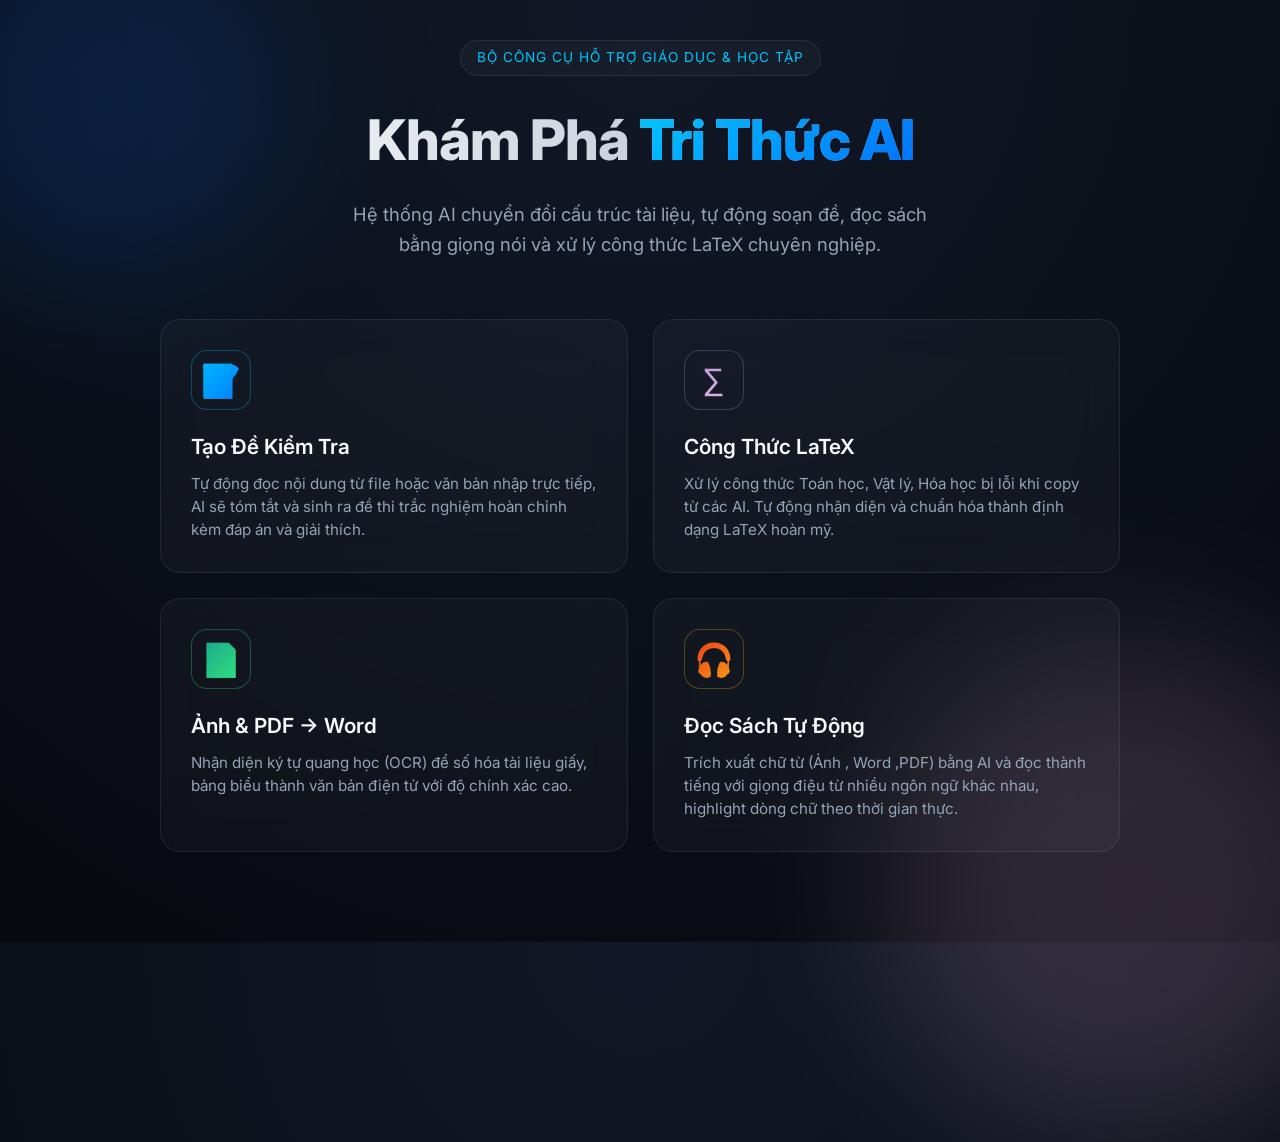
<file: huongdan.html>
<!DOCTYPE html>
<html lang="vi">
<head>
    <meta charset="UTF-8">
    <meta name="viewport" content="width=device-width, initial-scale=1.0">
    <title>Hướng Dẫn Sử Dụng TriThucAI</title>
    <link href="https://fonts.googleapis.com/css2?family=Inter:wght@300;400;500;600;700;800&display=swap" rel="stylesheet">
    <style>
        :root {
            --bg-dark: #07090e;
            --bg-gradient: radial-gradient(circle at top, #111827 0%, #07090e 100%);
            --text-light: #f8fafc;
            --text-muted: #94a3b8;
            --glass-bg: rgba(255, 255, 255, 0.03);
            --glass-border: rgba(255, 255, 255, 0.08);
            
            /* Thematic Gradients */
            --grad-exam: linear-gradient(135deg, #00c6ff 0%, #0072ff 100%);
            --grad-math: linear-gradient(135deg, #a18cd1 0%, #fbc2eb 100%);
            --grad-ocr: linear-gradient(135deg, #11998e 0%, #38ef7d 100%);
            --grad-voice: linear-gradient(135deg, #f12711 0%, #f5af19 100%);

            --glow-exam: 0 0 20px rgba(0, 114, 255, 0.4);
            --glow-math: 0 0 20px rgba(161, 140, 209, 0.4);
            --glow-ocr: 0 0 20px rgba(56, 239, 125, 0.4);
            --glow-voice: 0 0 20px rgba(245, 175, 25, 0.4);
        }

        * {
            box-sizing: border-box;
            margin: 0;
            padding: 0;
        }

        body {
            font-family: 'Inter', sans-serif;
            background: var(--bg-dark);
            background-image: var(--bg-gradient);
            color: var(--text-light);
            line-height: 1.6;
            min-height: 100vh;
            overflow-x: hidden;
            position: relative;
        }

        /* Ambient animated blobs */
        .ambient-blob {
            position: absolute;
            border-radius: 50%;
            filter: blur(80px);
            opacity: 0.15;
            z-index: 0;
            animation: float 20s infinite ease-in-out alternate;
            pointer-events: none;
        }

        .blob-1 {
            width: 400px;
            height: 400px;
            background: #0072ff;
            top: -100px;
            left: -100px;
        }

        .blob-2 {
            width: 500px;
            height: 500px;
            background: #fbc2eb;
            bottom: -200px;
            right: -100px;
            animation-delay: -5s;
        }

        .container {
            max-width: 1000px;
            margin: 0 auto;
            padding: 40px 20px;
            position: relative;
            z-index: 1;
        }

        /* Header */
        .header {
            text-align: center;
            margin-bottom: 60px;
            animation: fadeInDown 1s ease-out;
        }

        .tagline {
            display: inline-block;
            padding: 6px 16px;
            background: var(--glass-bg);
            border: 1px solid var(--glass-border);
            border-radius: 30px;
            font-size: 0.85rem;
            text-transform: uppercase;
            letter-spacing: 1px;
            color: #00c6ff;
            margin-bottom: 20px;
            backdrop-filter: blur(10px);
        }

        .header h1 {
            font-size: 3.5rem;
            font-weight: 800;
            margin-bottom: 15px;
            letter-spacing: -1px;
            color: transparent;
            background-image: linear-gradient(to right, #fff, #94a3b8);
            -webkit-background-clip: text;
            background-clip: text;
        }

        .header h1 span {
            background-image: var(--grad-exam);
            -webkit-background-clip: text;
            background-clip: text;
        }

        .header p {
            font-size: 1.15rem;
            color: var(--text-muted);
            max-width: 600px;
            margin: 0 auto 30px;
        }

        /* Tools Grid */
        .tools-grid {
            display: grid;
            grid-template-columns: repeat(2, 1fr);
            gap: 25px;
            margin-bottom: 50px;
        }

        @media (max-width: 768px) {
            .tools-grid {
                grid-template-columns: 1fr;
            }
        }

        /* Tool Card */
        .tool-card {
            background: var(--glass-bg);
            border: 1px solid var(--glass-border);
            border-radius: 20px;
            padding: 30px;
            cursor: pointer;
            backdrop-filter: blur(20px);
            -webkit-backdrop-filter: blur(20px);
            transition: all 0.4s cubic-bezier(0.175, 0.885, 0.32, 1.275);
            position: relative;
            overflow: hidden;
        }

        .tool-card::before {
            content: '';
            position: absolute;
            top: 0;
            left: 0;
            width: 100%;
            height: 100%;
            background: radial-gradient(circle at top right, rgba(255,255,255,0.05), transparent 60%);
            opacity: 0;
            transition: opacity 0.4s ease;
        }

        .tool-card:hover {
            transform: translateY(-5px) scale(1.02);
            border-color: rgba(255,255,255,0.2);
        }

        .tool-card:hover::before {
            opacity: 1;
        }

        .card-exam:hover { box-shadow: var(--glow-exam); }
        .card-math:hover { box-shadow: var(--glow-math); }
        .card-ocr:hover { box-shadow: var(--glow-ocr); }
        .card-voice:hover { box-shadow: var(--glow-voice); }

        .tool-icon {
            font-size: 2rem;
            margin-bottom: 20px;
            display: inline-block;
            background: var(--glass-bg);
            width: 60px;
            height: 60px;
            line-height: 60px;
            text-align: center;
            border-radius: 16px;
            border: 1px solid var(--glass-border);
        }

        .card-exam .tool-icon { background: var(--grad-exam); -webkit-background-clip: text; color: transparent; border-color: rgba(0, 198, 255, 0.3); }
        .card-math .tool-icon { background: var(--grad-math); -webkit-background-clip: text; color: transparent; border-color: rgba(161, 140, 209, 0.3); }
        .card-ocr .tool-icon { background: var(--grad-ocr); -webkit-background-clip: text; color: transparent; border-color: rgba(56, 239, 125, 0.3); }
        .card-voice .tool-icon { background: var(--grad-voice); -webkit-background-clip: text; color: transparent; border-color: rgba(245, 175, 25, 0.3); }

        .tool-card h3 {
            font-size: 1.3rem;
            margin-bottom: 10px;
            font-weight: 600;
        }

        .tool-card p {
            color: var(--text-muted);
            font-size: 0.95rem;
            line-height: 1.5;
        }

        /* Modal Details */
        .modal-overlay {
            position: fixed;
            top: 0;
            left: 0;
            width: 100%;
            height: 100%;
            background: rgba(0, 0, 0, 0.7);
            backdrop-filter: blur(8px);
            z-index: 100;
            display: flex;
            align-items: center;
            justify-content: center;
            opacity: 0;
            visibility: hidden;
            transition: all 0.3s ease;
        }

        .modal-overlay.active {
            opacity: 1;
            visibility: visible;
        }

        .modal-content {
            background: #0f172a;
            border: 1px solid rgba(255,255,255,0.1);
            width: 90%;
            max-width: 700px;
            border-radius: 24px;
            padding: 40px;
            position: relative;
            transform: scale(0.9) translateY(20px);
            transition: all 0.4s cubic-bezier(0.175, 0.885, 0.32, 1.275);
            box-shadow: 0 25px 50px -12px rgba(0, 0, 0, 0.5);
            overflow: hidden;
        }

        .modal-overlay.active .modal-content {
            transform: scale(1) translateY(0);
        }

        /* Modal Gradient Accents */
        .modal-accent {
            position: absolute;
            top: 0;
            left: 0;
            width: 100%;
            height: 4px;
        }

        #modal-exam .modal-accent { background: var(--grad-exam); }
        #modal-math .modal-accent { background: var(--grad-math); }
        #modal-ocr .modal-accent { background: var(--grad-ocr); }
        #modal-voice .modal-accent { background: var(--grad-voice); }

        .close-btn {
            position: absolute;
            top: 20px;
            right: 25px;
            background: transparent;
            border: none;
            color: var(--text-muted);
            font-size: 1.5rem;
            cursor: pointer;
            transition: color 0.2s ease;
            width: 32px;
            height: 32px;
            border-radius: 50%;
            display: flex;
            align-items: center;
            justify-content: center;
        }

        .close-btn:hover {
            color: #fff;
            background: rgba(255,255,255,0.1);
        }

        .modal-header {
            display: flex;
            align-items: center;
            gap: 20px;
            margin-bottom: 30px;
        }

        .modal-icon {
            font-size: 2.5rem;
        }

        .modal-title h2 {
            font-size: 1.8rem;
            margin-bottom: 5px;
        }

        .modal-title p {
            color: var(--text-muted);
            font-size: 1rem;
        }

        /* Steps Timeline */
        .step-timeline {
            position: relative;
            padding-left: 30px;
        }

        .step-timeline::before {
            content: '';
            position: absolute;
            top: 10px;
            bottom: 30px;
            left: 9px;
            width: 2px;
            background: rgba(255,255,255,0.1);
        }

        .step-item {
            position: relative;
            margin-bottom: 30px;
        }

        .step-item:last-child {
            margin-bottom: 0;
        }

        .step-marker {
            position: absolute;
            left: -30px;
            top: 3px;
            width: 20px;
            height: 20px;
            border-radius: 50%;
            background: var(--bg-dark);
            border: 4px solid var(--text-muted);
            z-index: 1;
            transition: all 0.3s ease;
        }

        #modal-exam .step-marker { border-color: #00c6ff; box-shadow: 0 0 10px rgba(0, 198, 255, 0.5); }
        #modal-math .step-marker { border-color: #fbc2eb; box-shadow: 0 0 10px rgba(251, 194, 235, 0.5); }
        #modal-ocr .step-marker { border-color: #38ef7d; box-shadow: 0 0 10px rgba(56, 239, 125, 0.5); }
        #modal-voice .step-marker { border-color: #f5af19; box-shadow: 0 0 10px rgba(245, 175, 25, 0.5); }

        .step-content {
            background: rgba(255,255,255,0.02);
            padding: 16px 20px;
            border-radius: 12px;
            border: 1px solid rgba(255,255,255,0.05);
        }

        .step-content strong {
            display: block;
            font-size: 1.1rem;
            margin-bottom: 4px;
            color: #fff;
        }

        .step-content p {
            color: var(--text-muted);
            font-size: 0.95rem;
        }

        /* Animations */
        @keyframes fadeInDown {
            from { opacity: 0; transform: translateY(-30px); }
            to { opacity: 1; transform: translateY(0); }
        }

        @keyframes float {
            0% { transform: translate(0, 0); }
            50% { transform: translate(30px, 50px); }
            100% { transform: translate(-20px, 20px); }
        }
    </style>
</head>
<body>
    <!-- Ambient Blobs -->
    <div class="ambient-blob blob-1"></div>
    <div class="ambient-blob blob-2"></div>

    <div class="container">
        <header class="header">
            <div class="tagline">BỘ CÔNG CỤ HỖ TRỢ GIÁO DỤC & HỌC TẬP</div>
            <h1>Khám Phá <span>Tri Thức AI</span></h1>
            <p>Hệ thống AI chuyển đổi cấu trúc tài liệu, tự động soạn đề, đọc sách bằng giọng nói và xử lý công thức LaTeX chuyên nghiệp.</p>
        </header>

        <div class="tools-grid">
            <!-- Card 1 -->
            <div class="tool-card card-exam" onclick="openModal('modal-exam')">
                <div class="tool-icon">📝</div>
                <h3>Tạo Đề Kiểm Tra</h3>
                <p>Tự động đọc nội dung từ file hoặc văn bản nhập trực tiếp, AI sẽ tóm tắt và sinh ra đề thi trắc nghiệm hoàn chỉnh kèm đáp án và giải thích.</p>
            </div>

            <!-- Card 2 -->
            <div class="tool-card card-math" onclick="openModal('modal-math')">
                <div class="tool-icon">∑</div>
                <h3>Công Thức LaTeX</h3>
                <p>Xử lý công thức Toán học, Vật lý, Hóa học bị lỗi khi copy từ các AI. Tự động nhận diện và chuẩn hóa thành định dạng LaTeX hoàn mỹ.</p>
            </div>

            <!-- Card 3 -->
            <div class="tool-card card-ocr" onclick="openModal('modal-ocr')">
                <div class="tool-icon">📄</div>
                <h3>Ảnh & PDF → Word</h3>
                <p>Nhận diện ký tự quang học (OCR) để số hóa tài liệu giấy, bảng biểu thành văn bản điện tử với độ chính xác cao.</p>
            </div>

            <!-- Card 4 -->
            <div class="tool-card card-voice" onclick="openModal('modal-voice')">
                <div class="tool-icon">🎧</div>
                <h3>Đọc Sách Tự Động</h3>
                <p>Trích xuất chữ từ (Ảnh , Word ,PDF) bằng AI và đọc thành tiếng với giọng điệu từ nhiều ngôn ngữ khác nhau, highlight dòng chữ theo thời gian thực.</p>
            </div>
        </div>
    </div>

    <!-- Modals -->
    <!-- Modal Exam -->
    <div class="modal-overlay" id="modal-exam" onclick="closeModal(event, 'modal-exam')">
        <div class="modal-content">
            <div class="modal-accent"></div>
            <button class="close-btn" onclick="closeModalExplicit('modal-exam')">&times;</button>
            <div class="modal-header">
                <div class="modal-icon">📝</div>
                <div class="modal-title">
                    <h2>Tạo Đề Kiểm Tra</h2>
                    <p>Quy trình thao tác tạo đề thi tự động</p>
                </div>
            </div>
            <div class="step-timeline">
                <div class="step-item">
                    <div class="step-marker"></div>
                    <div class="step-content">
                        <strong>1. Ra lệnh cho AI</strong>
                        <p>Tại khung chat tích hợp, nhập câu lệnh (Prompt) yêu cầu AI hoặc nhập nội dung từ (Word , PDF) để tạo đề  . VD: "Soạn cho tôi đề thi có câu mức độ vận dụng cao".</p>
                    </div>
                </div>
                <div class="step-item">
                    <div class="step-marker"></div>
                    <div class="step-content">
                        <strong>2. Xem trước</strong>
                        <p>Hệ thống phân tích, biên soạn và trả kết quả nháp trực tiếp ngay trên giao diện khung chat web.</p>
                    </div>
                </div>
                <div class="step-item">
                    <div class="step-marker"></div>
                    <div class="step-content">
                        <strong>3. Tải file hoàn chỉnh</strong>
                        <p>Chọn "Xuất Word" hoặc "Xử lý Wayground" để tải về 3 file chuyên dụng: Excel để tạo kiểm tra online trên Wayground, Word có đáp án tô đỏ và Word có đề riêng và đáp án riêng .</p>
                    </div>
                </div>
            </div>
        </div>
    </div>

    <!-- Modal Math -->
    <div class="modal-overlay" id="modal-math" onclick="closeModal(event, 'modal-math')">
        <div class="modal-content">
            <div class="modal-accent"></div>
            <button class="close-btn" onclick="closeModalExplicit('modal-math')">&times;</button>
            <div class="modal-header">
                <div class="modal-icon">∑</div>
                <div class="modal-title">
                    <h2>Xử Lý Công Thức Bị Lỗi</h2>
                    <p>Chuẩn hóa LaTeX cho Khoa học Tự nhiên</p>
                </div>
            </div>
            <div class="step-timeline">
                <div class="step-item">
                    <div class="step-marker"></div>
                    <div class="step-content">
                        <strong>1. Nhập nội dung lỗi</strong>
                        <p>Copy dán đoạn văn bản bị lỗi font toán học/hóa học vào ô "Nội dung thô" (hoặc tải file Word lên).</p>
                    </div>
                </div>
                <div class="step-item">
                    <div class="step-marker"></div>
                    <div class="step-content">
                        <strong>2. Thực thi xử lý</strong>
                        <p>Bấm nút "Xử lý → Sửa lỗi". Hệ thống sẽ sử dụng AI để tự động quét, nhận diện và tái tạo lại cấu trúc công thức.</p>
                    </div>
                </div>
                <div class="step-item">
                    <div class="step-marker"></div>
                    <div class="step-content">
                        <strong>3. Xem và Tải về</strong>
                        <p>Kiểm tra bảng kết quả công thức đã hiển thị chuẩn LaTeX trên màn hình, sau đó bấm tải file Word về máy sẵn sàng để sử dụng.</p>
                    </div>
                </div>
            </div>
        </div>
    </div>

    <!-- Modal OCR -->
    <div class="modal-overlay" id="modal-ocr" onclick="closeModal(event, 'modal-ocr')">
        <div class="modal-content">
            <div class="modal-accent"></div>
            <button class="close-btn" onclick="closeModalExplicit('modal-ocr')">&times;</button>
            <div class="modal-header">
                <div class="modal-icon">📄</div>
                <div class="modal-title">
                    <h2>Ảnh & PDF → Word</h2>
                    <p>Bóc tách văn bản cực nhanh bằng OCR Scanner</p>
                </div>
            </div>
            <div class="step-timeline">
                <div class="step-item">
                    <div class="step-marker"></div>
                    <div class="step-content">
                        <strong>1. Tải ảnh hoặc PDF lên</strong>
                        <p>Đưa hình ảnh chụp tài liệu giấy hoặc file scan PDF (JPG/PNG/PDF) lên hệ thống.</p>
                    </div>
                </div>
                <div class="step-item">
                    <div class="step-marker"></div>
                    <div class="step-content">
                        <strong>2. Thực hiện chuyển đổi</strong>
                        <p>Bấm nút "Chuyển đổi". Hệ thống lập tức nhận diện, bóc tách chữ và dựng lại cấu trúc văn bản.</p>
                    </div>
                </div>
                <div class="step-item">
                    <div class="step-marker"></div>
                    <div class="step-content">
                        <strong>3. Preview và Lưu file</strong>
                        <p>Xem trước trực tiếp kết quả đoạn văn bản vừa bóc tách trên trình duyệt để rà soát lỗi nhanh, sau đó bấm tải file Word về máy.</p>
                    </div>
                </div>
            </div>
        </div>
    </div>

    <!-- Modal Voice -->
    <div class="modal-overlay" id="modal-voice" onclick="closeModal(event, 'modal-voice')">
        <div class="modal-content">
            <div class="modal-accent"></div>
            <button class="close-btn" onclick="closeModalExplicit('modal-voice')">&times;</button>
            <div class="modal-header">
                <div class="modal-icon">🎧</div>
                <div class="modal-title">
                    <h2>Máy Đọc Sách Thông Minh</h2>
                    <p>Trải nghiệm nghe nhìn đồng bộ Voice Book Reader</p>
                </div>
            </div>
            <div class="step-timeline">
                <div class="step-item">
                    <div class="step-marker"></div>
                    <div class="step-content">
                        <strong>1. Tải tài liệu nguồn</strong>
                        <p>Đưa file sách hoặc tài liệu (hỗ trợ Ảnh, Word, PDF) lên hệ thống.</p>
                    </div>
                </div>
                <div class="step-item">
                    <div class="step-marker"></div>
                    <div class="step-content">
                        <strong>2. Cài đặt giọng đọc</strong>
                        <p>Tùy chọn cấu hình giọng đọc nhiều thứ tiếng (Tiếng Việt/Anh/...) và chỉnh tốc độ đọc, âm lượng cho phù hợp.</p>
                    </div>
                </div>
                <div class="step-item">
                    <div class="step-marker"></div>
                    <div class="step-content">
                        <strong>3. Xử lý & Trích xuất</strong>
                        <p>Bấm "Xử lý & Trích xuất" để phần mềm quét và chuyển toàn bộ chữ từ tài liệu thành giọng đọc.</p>
                    </div>
                </div>
                <div class="step-item">
                    <div class="step-marker"></div>
                    <div class="step-content">
                        <strong>4. Nghe và theo dõi (Highlight)</strong>
                        <p>Bấm Play trên Trình phát Audio. Khi AI phát âm đến đâu, dòng chữ tương ứng trên màn hình sẽ tự động sáng màu lên (highlight).</p>
                    </div>
                </div>
            </div>
        </div>
    </div>

    <script>
        function openModal(id) {
            document.getElementById(id).classList.add('active');
            document.body.style.overflow = 'hidden'; // Prevent background scrolling
        }

        function closeModal(event, id) {
            // Only close if clicking the overlay (not the content)
            if (event.target.id === id) {
                document.getElementById(id).classList.remove('active');
                document.body.style.overflow = ''; 
            }
        }

        function closeModalExplicit(id) {
            document.getElementById(id).classList.remove('active');
            document.body.style.overflow = '';
        }
        
        // Add escape key listener to close modals
        document.addEventListener('keydown', function(event) {
            if (event.key === "Escape") {
                const modals = document.querySelectorAll('.modal-overlay.active');
                modals.forEach(modal => {
                    modal.classList.remove('active');
                });
                document.body.style.overflow = '';
            }
        });
    </script>
</body>
</html>
</file>
<file: style.css>
/* ============================================================
   NEXAHUB – style.css
   Dark tech homepage – Pure CSS, no framework
   ============================================================ */

/* ── 0. RESET & BASE ──────────────────────────────────────── */
*, *::before, *::after {
  box-sizing: border-box;
  margin: 0;
  padding: 0;
}

:root {
  /* Colors */
  --black:       #0b111e;
  --dark-1:      #121b2b;
  --dark-2:      #19253a;
  --dark-3:      #21304a;
  --dark-glass:  rgba(10, 10, 20, 0.6);
  --white:       #ffffff;
  --white-dim:   rgba(255,255,255,0.75);
  --white-faint: rgba(255,255,255,0.12);

  /* Neon accents */
  --neon-blue:   #00d4ff;
  --neon-blue-2: #0088ff;
  --neon-purple: #b44dff;
  --neon-purple-2: #7c3aed;
  --neon-green:  #00ff88;
  --neon-green-2: #00cc66;
  --neon-orange: #ff6b00;
  --neon-orange-2: #ff9a00;

  /* Glow shadows */
  --glow-blue:   0 0 20px rgba(0,212,255,0.5), 0 0 60px rgba(0,212,255,0.2);
  --glow-purple: 0 0 20px rgba(180,77,255,0.5), 0 0 60px rgba(180,77,255,0.2);
  --glow-green:  0 0 20px rgba(0,255,136,0.5), 0 0 60px rgba(0,255,136,0.2);
  --glow-orange: 0 0 20px rgba(255,107,0,0.5), 0 0 60px rgba(255,107,0,0.2);

  /* Typography */
  --font-main:   'Outfit', sans-serif;
  --font-sub:    'Space Grotesk', sans-serif;

  /* Transitions */
  --ease-smooth: cubic-bezier(0.4, 0, 0.2, 1);
}

html {
  scroll-behavior: smooth;
  font-size: 16px;
}

body {
  background: var(--black);
  color: var(--white);
  font-family: var(--font-main);
  line-height: 1.6;
  overflow-x: hidden;
  -webkit-font-smoothing: antialiased;
}

img {
  display: block;
  max-width: 100%;
}

a {
  text-decoration: none;
  color: inherit;
}

ul {
  list-style: none;
}

/* ── 1. SCROLLBAR ─────────────────────────────────────────── */
::-webkit-scrollbar { width: 6px; }
::-webkit-scrollbar-track { background: var(--dark-1); }
::-webkit-scrollbar-thumb {
  background: linear-gradient(180deg, var(--neon-blue), var(--neon-purple));
  border-radius: 3px;
}

/* ── 2. NAVIGATION ────────────────────────────────────────── */
.navbar {
  position: fixed;
  top: 0; left: 0; right: 0;
  z-index: 1000;
  padding: 1rem 0;
  transition: background 0.4s var(--ease-smooth), padding 0.4s var(--ease-smooth), backdrop-filter 0.4s;
}

.navbar.scrolled {
  background: rgba(11, 17, 30, 0.85);
  backdrop-filter: blur(20px);
  -webkit-backdrop-filter: blur(20px);
  padding: 0.6rem 0;
  border-bottom: 1px solid rgba(255,255,255,0.05);
}

.nav-container {
  max-width: 1280px;
  margin: 0 auto;
  padding: 0 2rem;
  display: flex;
  align-items: center;
  justify-content: space-between;
}

.nav-logo {
  display: flex;
  align-items: center;
  gap: 0.5rem;
  font-family: var(--font-sub);
  font-weight: 700;
  font-size: 1.4rem;
  letter-spacing: -0.02em;
}

.logo-icon {
  font-size: 1.6rem;
  background: linear-gradient(135deg, var(--neon-blue), var(--neon-purple));
  -webkit-background-clip: text;
  -webkit-text-fill-color: transparent;
  background-clip: text;
  filter: drop-shadow(0 0 8px rgba(0,212,255,0.6));
}

.logo-text {
  background: linear-gradient(135deg, var(--white), rgba(255,255,255,0.8));
  -webkit-background-clip: text;
  -webkit-text-fill-color: transparent;
  background-clip: text;
}

.nav-links {
  display: flex;
  align-items: center;
  gap: 2.5rem;
}

.nav-link {
  font-family: var(--font-sub);
  font-size: 0.875rem;
  font-weight: 500;
  color: rgba(255,255,255,0.65);
  letter-spacing: 0.04em;
  position: relative;
  transition: color 0.3s;
}

.nav-link::after {
  content: '';
  position: absolute;
  bottom: -4px; left: 0; right: 100%;
  height: 1.5px;
  background: linear-gradient(90deg, var(--neon-blue), var(--neon-purple));
  transition: right 0.3s var(--ease-smooth);
  border-radius: 1px;
}

.nav-link:hover { color: var(--white); }
.nav-link:hover::after { right: 0; }

.nav-toggle {
  display: none;
  flex-direction: column;
  gap: 5px;
  background: none;
  border: none;
  cursor: pointer;
  padding: 6px;
}

.nav-toggle span {
  display: block;
  width: 24px;
  height: 2px;
  background: var(--white);
  border-radius: 2px;
  transition: transform 0.3s, opacity 0.3s;
}

/* ── 3. HERO SECTION ──────────────────────────────────────── */
.hero {
  position: relative;
  height: 100vh;
  min-height: 600px;
  display: flex;
  align-items: center;
  justify-content: center;
  overflow: hidden;
}

/* Slideshow */
.slideshow {
  position: absolute;
  inset: 0;
  z-index: 0;
}

.slide {
  position: absolute;
  inset: 0;
  background-size: cover;
  background-position: center;
  opacity: 0;
  transition: opacity 1.2s ease-in-out, transform 8s ease-in-out;
  transform: scale(1.08);
}

.slide.active {
  opacity: 1;
  transform: scale(1);
}

/* SVG slide fills the whole area */
.slide-svg {
  background: none;
  transform: none !important;
}

.slide-svg.active {
  transform: none !important;
}

.slide-bg-art {
  position: absolute;
  inset: 0;
  width: 100%;
  height: 100%;
  overflow: hidden;
}

.slide-bg-art svg {
  width: 100%;
  height: 100%;
  object-fit: cover;
}

/* Overlay */
.hero-overlay {
  position: absolute;
  inset: 0;
  z-index: 1;
  pointer-events: none;
  background: linear-gradient(0deg, var(--black) 0%, transparent 15%, transparent 85%, var(--black) 100%);
}

/* Ambient light effect */
.hero-light-effect {
  position: absolute;
  inset: 0;
  z-index: 2;
  pointer-events: none;
  background:
    radial-gradient(ellipse 60% 40% at 20% 50%, rgba(0,136,255,0.08) 0%, transparent 70%),
    radial-gradient(ellipse 40% 60% at 80% 30%, rgba(124,58,237,0.06) 0%, transparent 70%);
  animation: lightPulse 6s ease-in-out infinite alternate;
}

@keyframes lightPulse {
  0%   { opacity: 0.6; }
  100% { opacity: 1; }
}

/* Particles */
.hero-particles {
  position: absolute;
  inset: 0;
  z-index: 2;
  overflow: hidden;
}

.particle {
  position: absolute;
  border-radius: 50%;
  animation: particleFloat linear infinite;
  pointer-events: none;
}

@keyframes particleFloat {
  0%   { transform: translateY(100vh) rotate(0deg); opacity: 0; }
  10%  { opacity: 1; }
  90%  { opacity: 0.6; }
  100% { transform: translateY(-20px) rotate(360deg); opacity: 0; }
}

/* Hero Content */
.hero-content {
  position: relative;
  z-index: 10;
  text-align: center;
  max-width: 900px;
  padding: 0 2rem;
}

.hero-badge {
  display: inline-flex;
  align-items: center;
  gap: 0.5rem;
  background: rgba(0,212,255,0.08);
  border: 1px solid rgba(0,212,255,0.25);
  border-radius: 100px;
  padding: 0.35rem 1rem;
  font-size: 0.8rem;
  font-weight: 500;
  color: var(--neon-blue);
  letter-spacing: 0.08em;
  text-transform: uppercase;
  margin-bottom: 1.5rem;
  animation: fadeSlideDown 0.8s var(--ease-smooth) 0.1s both;
}

.badge-dot {
  width: 6px; height: 6px;
  border-radius: 50%;
  background: var(--neon-blue);
  box-shadow: 0 0 6px var(--neon-blue);
  animation: dotPulse 2s ease-in-out infinite;
}

@keyframes dotPulse {
  0%, 100% { opacity: 1; transform: scale(1); }
  50% { opacity: 0.5; transform: scale(0.7); }
}

.hero-title {
  font-family: var(--font-sub);
  font-size: clamp(3rem, 8vw, 6rem);
  font-weight: 800;
  line-height: 1.05;
  letter-spacing: -0.03em;
  color: var(--white);
  margin-bottom: 1rem;
  animation: fadeSlideDown 0.8s var(--ease-smooth) 0.25s both;
}

.hero-title-gradient {
  background: linear-gradient(135deg, var(--neon-blue) 0%, var(--neon-purple) 50%, var(--neon-orange) 100%);
  -webkit-background-clip: text;
  -webkit-text-fill-color: transparent;
  background-clip: text;
  filter: drop-shadow(0 0 20px rgba(0,212,255,0.4));
}

.hero-description {
  font-size: clamp(1rem, 2vw, 1.2rem);
  color: var(--white-dim);
  line-height: 1.7;
  max-width: 680px;
  margin: 0 auto 2.5rem;
  animation: fadeSlideDown 0.8s var(--ease-smooth) 0.4s both;
}

.hero-cta {
  display: flex;
  gap: 1rem;
  justify-content: center;
  flex-wrap: wrap;
  margin-bottom: 3rem;
  animation: fadeSlideDown 0.8s var(--ease-smooth) 0.55s both;
}

/* Shared button styles */
.btn {
  display: inline-flex;
  align-items: center;
  gap: 0.5rem;
  padding: 0.875rem 2rem;
  border-radius: 8px;
  font-family: var(--font-sub);
  font-size: 0.9rem;
  font-weight: 600;
  letter-spacing: 0.03em;
  transition: all 0.35s var(--ease-smooth);
  cursor: pointer;
  border: none;
}

.btn-primary {
  background: linear-gradient(135deg, var(--neon-blue-2), var(--neon-blue));
  color: var(--black);
  box-shadow: 0 0 24px rgba(0,212,255,0.3), inset 0 1px 0 rgba(255,255,255,0.2);
}

.btn-primary:hover {
  transform: translateY(-3px) scale(1.04);
  box-shadow: var(--glow-blue), inset 0 1px 0 rgba(255,255,255,0.2);
}

.btn-ghost {
  background: rgba(255,255,255,0.06);
  color: var(--white);
  border: 1px solid rgba(255,255,255,0.2);
  backdrop-filter: blur(8px);
}

.btn-ghost:hover {
  background: rgba(255,255,255,0.1);
  border-color: rgba(255,255,255,0.4);
  transform: translateY(-3px);
}

/* Slide Indicators */
.slide-indicators {
  display: flex;
  justify-content: center;
  gap: 0.75rem;
  animation: fadeSlideDown 0.8s var(--ease-smooth) 0.7s both;
}

.indicator {
  width: 8px; height: 8px;
  border-radius: 50%;
  border: none;
  background: rgba(255,255,255,0.2);
  cursor: pointer;
  transition: all 0.4s var(--ease-smooth);
  padding: 0;
}

.indicator.active {
  width: 28px;
  border-radius: 4px;
  background: linear-gradient(90deg, var(--neon-blue), var(--neon-purple));
  box-shadow: 0 0 10px rgba(0,212,255,0.5);
}

/* Scroll hint */
.scroll-hint {
  position: absolute;
  bottom: 2rem;
  left: 0;
  width: 100%;
  display: flex;
  flex-direction: column;
  align-items: center;
  justify-content: center;
  gap: 0.5rem;
  opacity: 0.6;
  animation: bounce 2s infinite;
}

.scroll-hint span {
  font-size: 0.7rem;
  letter-spacing: 0.15em;
  text-transform: uppercase;
  color: rgba(255,255,255,0.6);
}

.scroll-arrow {
  width: 20px; height: 20px;
  border-right: 2px solid rgba(255,255,255,0.4);
  border-bottom: 2px solid rgba(255,255,255,0.4);
  transform: rotate(45deg);
  animation: scrollBounce 1.5s ease-in-out infinite;
}

@keyframes scrollBounce {
  0%, 100% { transform: rotate(45deg) translateY(0); }
  50%       { transform: rotate(45deg) translateY(5px); }
}

/* ── 4. CONTENT SECTIONS ──────────────────────────────────── */
.content-section {
  position: relative;
  padding: 8rem 0;
  overflow: hidden;
}

.section-container {
  max-width: 1280px;
  margin: 0 auto;
  padding: 0 2rem;
  display: grid;
  grid-template-columns: 1fr 1fr;
  gap: 5rem;
  align-items: center;
}

/* Reversed layout (text left, image right) */
.section-reverse {
  direction: rtl;
}
.section-reverse > * {
  direction: ltr;
}

/* Background glow orbs */
.section-bg-glow {
  position: absolute;
  width: 600px; height: 600px;
  border-radius: 50%;
  filter: blur(120px);
  opacity: 0.15;
  pointer-events: none;
}

.bg-glow-blue   { background: var(--neon-blue);   top: -100px; right: -100px; }
.bg-glow-purple { background: var(--neon-purple);  top: -100px; left:  -100px; }
.bg-glow-green  { background: var(--neon-green);   bottom: -100px; right: -100px; }
.bg-glow-orange { background: var(--neon-orange);  bottom: -100px; left: -100px; }

/* ── 5. IMAGE FRAME ───────────────────────────────────────── */
.section-image-wrap {
  position: relative;
}

.image-frame {
  position: relative;
  border-radius: 20px;
  overflow: hidden;
  background: var(--dark-3);
  transition: transform 0.5s var(--ease-smooth);
}

.image-frame:hover {
  transform: translateY(-8px);
}

.section-img {
  width: 100%;
  height: 460px;
  object-fit: cover;
  object-position: center;
  display: block;
  transition: transform 0.6s var(--ease-smooth);
}

.image-frame:hover .section-img {
  transform: scale(1.04);
}

/* SVG Illustration styles */
.svg-illustration {
  width: 100%;
  height: 460px;
  display: flex;
  align-items: stretch;
  position: relative;
  overflow: hidden;
}

.svg-illustration svg {
  width: 100%;
  height: 100%;
  flex-shrink: 0;
  transition: transform 0.6s var(--ease-smooth);
}

.image-frame:hover .svg-illustration svg {
  transform: scale(1.025);
}

/* Glowing border via pseudo-element */
.image-border-glow {
  position: absolute;
  inset: -1px;
  border-radius: 21px;
  pointer-events: none;
  z-index: 2;
}

.glow-blue   { box-shadow: 0 0 0 1.5px rgba(0,212,255,0.4), 0 0 30px rgba(0,212,255,0.15), inset 0 0 30px rgba(0,212,255,0.04); }
.glow-purple { box-shadow: 0 0 0 1.5px rgba(180,77,255,0.4), 0 0 30px rgba(180,77,255,0.15), inset 0 0 30px rgba(180,77,255,0.04); }
.glow-green  { box-shadow: 0 0 0 1.5px rgba(0,255,136,0.4), 0 0 30px rgba(0,255,136,0.15), inset 0 0 30px rgba(0,255,136,0.04); }
.glow-orange { box-shadow: 0 0 0 1.5px rgba(255,107,0,0.4), 0 0 30px rgba(255,107,0,0.15), inset 0 0 30px rgba(255,107,0,0.04); }

/* Image hover glow intensify */
.image-frame:hover .glow-blue   { box-shadow: 0 0 0 1.5px var(--neon-blue), var(--glow-blue); }
.image-frame:hover .glow-purple { box-shadow: 0 0 0 1.5px var(--neon-purple), var(--glow-purple); }
.image-frame:hover .glow-green  { box-shadow: 0 0 0 1.5px var(--neon-green), var(--glow-green); }
.image-frame:hover .glow-orange { box-shadow: 0 0 0 1.5px var(--neon-orange), var(--glow-orange); }

/* Image corner label */
.image-label {
  position: absolute;
  bottom: 0; left: 0; right: 0;
  z-index: 3;
  padding: 1.5rem 1.25rem 1rem;
  font-family: var(--font-sub);
  font-size: 0.8rem;
  font-weight: 600;
  letter-spacing: 0.1em;
  text-transform: uppercase;
  background: linear-gradient(0deg, rgba(11,17,30,0.95) 0%, transparent 100%);
  backdrop-filter: blur(4px);
}

.label-blue   { color: var(--neon-blue);   }
.label-purple { color: var(--neon-purple); }
.label-green  { color: var(--neon-green);  }
.label-orange { color: var(--neon-orange); }

/* Floating stat cards */
.float-card {
  position: absolute;
  display: flex;
  align-items: center;
  gap: 0.75rem;
  background: rgba(18, 27, 43, 0.85);
  backdrop-filter: blur(16px);
  -webkit-backdrop-filter: blur(16px);
  border-radius: 14px;
  padding: 0.75rem 1.2rem;
  border: 1px solid rgba(255,255,255,0.08);
  z-index: 10;
  font-family: var(--font-sub);
  animation: floatBob 4s ease-in-out infinite;
}

.float-card strong {
  display: block;
  font-size: 1rem;
  font-weight: 700;
  line-height: 1.1;
}

.float-card small {
  font-size: 0.7rem;
  color: rgba(255,255,255,0.5);
  font-weight: 400;
}

.float-card-icon {
  font-size: 1.3rem;
}

/* Float card positions */
.card-1 { top: -18px; right: -18px; border-color: rgba(0,212,255,0.2); }
.card-2 { bottom: 30px; right: -24px; animation-delay: 1.5s; border-color: rgba(0,212,255,0.2); }
.card-3 { top: -18px; left: -18px; border-color: rgba(180,77,255,0.2); }
.card-4 { bottom: 30px; left: -24px; animation-delay: 2s; border-color: rgba(180,77,255,0.2); }
.card-5 { top: -18px; right: -18px; border-color: rgba(0,255,136,0.2); }
.card-6 { bottom: 30px; right: -24px; animation-delay: 1s; border-color: rgba(0,255,136,0.2); }
.card-7 { top: -18px; left: -18px; border-color: rgba(255,107,0,0.2); }
.card-8 { bottom: 30px; left: -24px; animation-delay: 2.5s; border-color: rgba(255,107,0,0.2); }

.float-card-blue   strong { color: var(--neon-blue);   }
.float-card-purple strong { color: var(--neon-purple); }
.float-card-green  strong { color: var(--neon-green);  }
.float-card-orange strong { color: var(--neon-orange); }

@keyframes floatBob {
  0%, 100% { transform: translateY(0px); }
  50%       { transform: translateY(-10px); }
}

/* ── 6. TEXT SIDE ─────────────────────────────────────────── */
.section-text {
  display: flex;
  flex-direction: column;
  gap: 1.25rem;
}

.section-tag {
  font-family: var(--font-sub);
  font-size: 0.75rem;
  font-weight: 600;
  letter-spacing: 0.18em;
  text-transform: uppercase;
}

.tag-blue   { color: var(--neon-blue);   }
.tag-purple { color: var(--neon-purple); }
.tag-green  { color: var(--neon-green);  }
.tag-orange { color: var(--neon-orange); }

.section-title {
  font-family: var(--font-sub);
  font-size: clamp(2.2rem, 4vw, 3.2rem);
  font-weight: 800;
  line-height: 1.1;
  letter-spacing: -0.03em;
  color: var(--white);
}

.title-blue   span { color: var(--neon-blue);   }
.title-purple span { color: var(--neon-purple); }
.title-green  span { color: var(--neon-green);  }
.title-orange span { color: var(--neon-orange); }

.section-desc {
  font-size: 1rem;
  color: var(--white-dim);
  line-height: 1.75;
  max-width: 520px;
}

/* Feature list */
.feature-list {
  display: flex;
  flex-direction: column;
  gap: 0.6rem;
}

.feature-list li {
  padding-left: 1.4rem;
  position: relative;
  font-size: 0.9rem;
  color: rgba(255,255,255,0.65);
  line-height: 1.55;
}

.feature-list li::before {
  content: '';
  position: absolute;
  left: 0;
  top: 8px;
  width: 6px; height: 6px;
  border-radius: 50%;
}

.list-blue   li::before { background: var(--neon-blue);   box-shadow: 0 0 6px var(--neon-blue);   }
.list-purple li::before { background: var(--neon-purple); box-shadow: 0 0 6px var(--neon-purple); }
.list-green  li::before { background: var(--neon-green);  box-shadow: 0 0 6px var(--neon-green);  }
.list-orange li::before { background: var(--neon-orange); box-shadow: 0 0 6px var(--neon-orange); }

/* ── 7. NEON CTA BUTTONS ──────────────────────────────────── */
.btn-section {
  display: inline-flex;
  align-items: center;
  gap: 0.75rem;
  padding: 0.9rem 2rem;
  border-radius: 10px;
  font-family: var(--font-sub);
  font-size: 0.9rem;
  font-weight: 600;
  letter-spacing: 0.04em;
  width: fit-content;
  border: 1.5px solid transparent;
  cursor: pointer;
  position: relative;
  overflow: hidden;
  transition: all 0.35s var(--ease-smooth);
}

.btn-section svg {
  transition: transform 0.35s var(--ease-smooth);
  flex-shrink: 0;
}

.btn-section:hover svg {
  transform: translateX(5px);
}

/* Shimmer sweep on hover */
.btn-section::before {
  content: '';
  position: absolute;
  top: 0; left: -100%;
  width: 60%; height: 100%;
  background: linear-gradient(90deg, transparent, rgba(255,255,255,0.12), transparent);
  transition: left 0.5s var(--ease-smooth);
  pointer-events: none;
}

.btn-section:hover::before {
  left: 150%;
}

/* Blue */
.btn-neon-blue {
  background: linear-gradient(135deg, rgba(0,136,255,0.15), rgba(0,212,255,0.08));
  border-color: rgba(0,212,255,0.5);
  color: var(--neon-blue);
  box-shadow: 0 0 12px rgba(0,212,255,0.1), inset 0 0 12px rgba(0,212,255,0.05);
}

.btn-neon-blue:hover {
  background: linear-gradient(135deg, rgba(0,136,255,0.25), rgba(0,212,255,0.15));
  border-color: var(--neon-blue);
  box-shadow: var(--glow-blue);
  transform: translateY(-3px) scale(1.03);
  color: #fff;
}

/* Purple */
.btn-neon-purple {
  background: linear-gradient(135deg, rgba(124,58,237,0.15), rgba(180,77,255,0.08));
  border-color: rgba(180,77,255,0.5);
  color: var(--neon-purple);
  box-shadow: 0 0 12px rgba(180,77,255,0.1), inset 0 0 12px rgba(180,77,255,0.05);
}

.btn-neon-purple:hover {
  background: linear-gradient(135deg, rgba(124,58,237,0.25), rgba(180,77,255,0.15));
  border-color: var(--neon-purple);
  box-shadow: var(--glow-purple);
  transform: translateY(-3px) scale(1.03);
  color: #fff;
}

/* Green */
.btn-neon-green {
  background: linear-gradient(135deg, rgba(0,204,102,0.15), rgba(0,255,136,0.08));
  border-color: rgba(0,255,136,0.5);
  color: var(--neon-green);
  box-shadow: 0 0 12px rgba(0,255,136,0.1), inset 0 0 12px rgba(0,255,136,0.05);
}

.btn-neon-green:hover {
  background: linear-gradient(135deg, rgba(0,204,102,0.25), rgba(0,255,136,0.15));
  border-color: var(--neon-green);
  box-shadow: var(--glow-green);
  transform: translateY(-3px) scale(1.03);
  color: #fff;
}

/* Orange */
.btn-neon-orange {
  background: linear-gradient(135deg, rgba(255,107,0,0.15), rgba(255,154,0,0.08));
  border-color: rgba(255,107,0,0.5);
  color: var(--neon-orange);
  box-shadow: 0 0 12px rgba(255,107,0,0.1), inset 0 0 12px rgba(255,107,0,0.05);
}

.btn-neon-orange:hover {
  background: linear-gradient(135deg, rgba(255,107,0,0.25), rgba(255,154,0,0.15));
  border-color: var(--neon-orange);
  box-shadow: var(--glow-orange);
  transform: translateY(-3px) scale(1.03);
  color: #fff;
}

/* ── 8. SECTION SEPARATOR ─────────────────────────────────── */
.section-blue   { background: linear-gradient(180deg, var(--black) 0%, var(--dark-1) 50%, var(--black) 100%); }
.section-purple { background: linear-gradient(180deg, var(--black) 0%, rgba(10,8,18,1) 50%, var(--black) 100%); }
.section-green  { background: linear-gradient(180deg, var(--black) 0%, var(--dark-1) 50%, var(--black) 100%); }
.section-orange { background: linear-gradient(180deg, var(--black) 0%, rgba(12,8,6,1) 50%, var(--black) 100%); }

/* ── 9. ILLUSTRATION COLOR TINTS ─────────────────────────── */
.illus-blue   { background: #050810; }
.illus-purple { background: #060310; }
.illus-green  { background: #030a06; }
.illus-orange { background: #0a0503; }

/* ── 10. SCROLL REVEAL ANIMATIONS ────────────────────────── */
.reveal-left,
.reveal-right,
.reveal-section {
  opacity: 0;
  transition: opacity 0.8s var(--ease-smooth), transform 0.8s var(--ease-smooth);
}

.reveal-left  { transform: translateX(-50px); }
.reveal-right { transform: translateX(50px);  }
.reveal-section { transform: translateY(30px); }

.reveal-left.visible,
.reveal-right.visible,
.reveal-section.visible {
  opacity: 1;
  transform: translate(0, 0);
}

/* ── 11. GLASSMORPHISM CARDS ──────────────────────────────── */
.glass {
  background: rgba(255,255,255,0.04);
  backdrop-filter: blur(20px);
  -webkit-backdrop-filter: blur(20px);
  border: 1px solid rgba(255,255,255,0.08);
  border-radius: 16px;
}

/* ── 12. FOOTER ───────────────────────────────────────────── */
.footer {
  position: relative;
  padding: 4rem 0 3rem;
  background: var(--dark-1);
  border-top: 1px solid rgba(255,255,255,0.05);
  text-align: center;
  overflow: hidden;
}

.footer-glow {
  position: absolute;
  top: 0; left: 50%; transform: translateX(-50%);
  width: 600px; height: 2px;
  background: linear-gradient(90deg, transparent, var(--neon-blue), var(--neon-purple), transparent);
  opacity: 0.5;
}

.footer-container {
  max-width: 1280px;
  margin: 0 auto;
  padding: 0 2rem;
  display: flex;
  flex-direction: column;
  align-items: center;
  gap: 1rem;
}

.footer-logo {
  display: flex;
  align-items: center;
  gap: 0.5rem;
  font-family: var(--font-sub);
  font-weight: 700;
  font-size: 1.3rem;
}

.footer-tagline {
  color: rgba(255,255,255,0.4);
  font-size: 0.875rem;
}

.footer-links {
  display: flex;
  gap: 2rem;
  flex-wrap: wrap;
  justify-content: center;
  margin-top: 0.5rem;
}

.footer-link {
  font-size: 0.8rem;
  color: rgba(255,255,255,0.4);
  transition: color 0.3s;
}

.footer-link:hover {
  color: var(--neon-blue);
}

.footer-copy {
  color: rgba(255,255,255,0.25);
  font-size: 0.75rem;
  margin-top: 0.5rem;
}

/* ── 13. KEYFRAME HELPERS ─────────────────────────────────── */
@keyframes fadeSlideDown {
  from { opacity: 0; transform: translateY(-20px); }
  to   { opacity: 1; transform: translateY(0); }
}

/* ── 14. RESPONSIVE ───────────────────────────────────────── */
@media (max-width: 1024px) {
  .section-container {
    gap: 3rem;
  }

  .card-1, .card-5 { top: -12px; right: -12px; }
  .card-2, .card-6 { bottom: 20px; right: -16px; }
  .card-3, .card-7 { top: -12px; left: -12px; }
  .card-4, .card-8 { bottom: 20px; left: -16px; }
}

@media (max-width: 768px) {
  /* Nav toggle */
  .nav-toggle { display: flex; }
  .nav-links {
    position: fixed;
    inset: 0;
    flex-direction: column;
    gap: 2rem;
    justify-content: center;
    background: rgba(5,5,8,0.97);
    backdrop-filter: blur(20px);
    -webkit-backdrop-filter: blur(20px);
    transform: translateX(100%);
    transition: transform 0.4s var(--ease-smooth);
    z-index: 999;
  }
  .nav-links.open { transform: translateX(0); }
  .nav-link { font-size: 1.3rem; }

  .nav-toggle.open span:nth-child(1) { transform: translateY(7px) rotate(45deg); }
  .nav-toggle.open span:nth-child(2) { opacity: 0; }
  .nav-toggle.open span:nth-child(3) { transform: translateY(-7px) rotate(-45deg); }

  /* Sections */
  .content-section { padding: 5rem 0; }
  .section-container {
    grid-template-columns: 1fr;
    gap: 3rem;
    direction: ltr;
  }
  .section-reverse { direction: ltr; }

  .section-img { height: 300px; }
  .svg-illustration { height: 300px; }

  .section-title { font-size: 2rem; }
  .section-desc { font-size: 0.95rem; }

  /* Float cards hide on small screens */
  .float-card { display: none; }

  .hero-description br.br-desktop { display: none; }
}

@media (max-width: 480px) {
  .hero-cta { flex-direction: column; align-items: center; }
  .btn { width: 100%; justify-content: center; }
  .section-container { padding: 0 1.25rem; }
  .content-section { padding: 4rem 0; }
  .section-img { height: 240px; }
  .svg-illustration { height: 260px; }
  .footer-links { gap: 1rem; }
}
</file>
